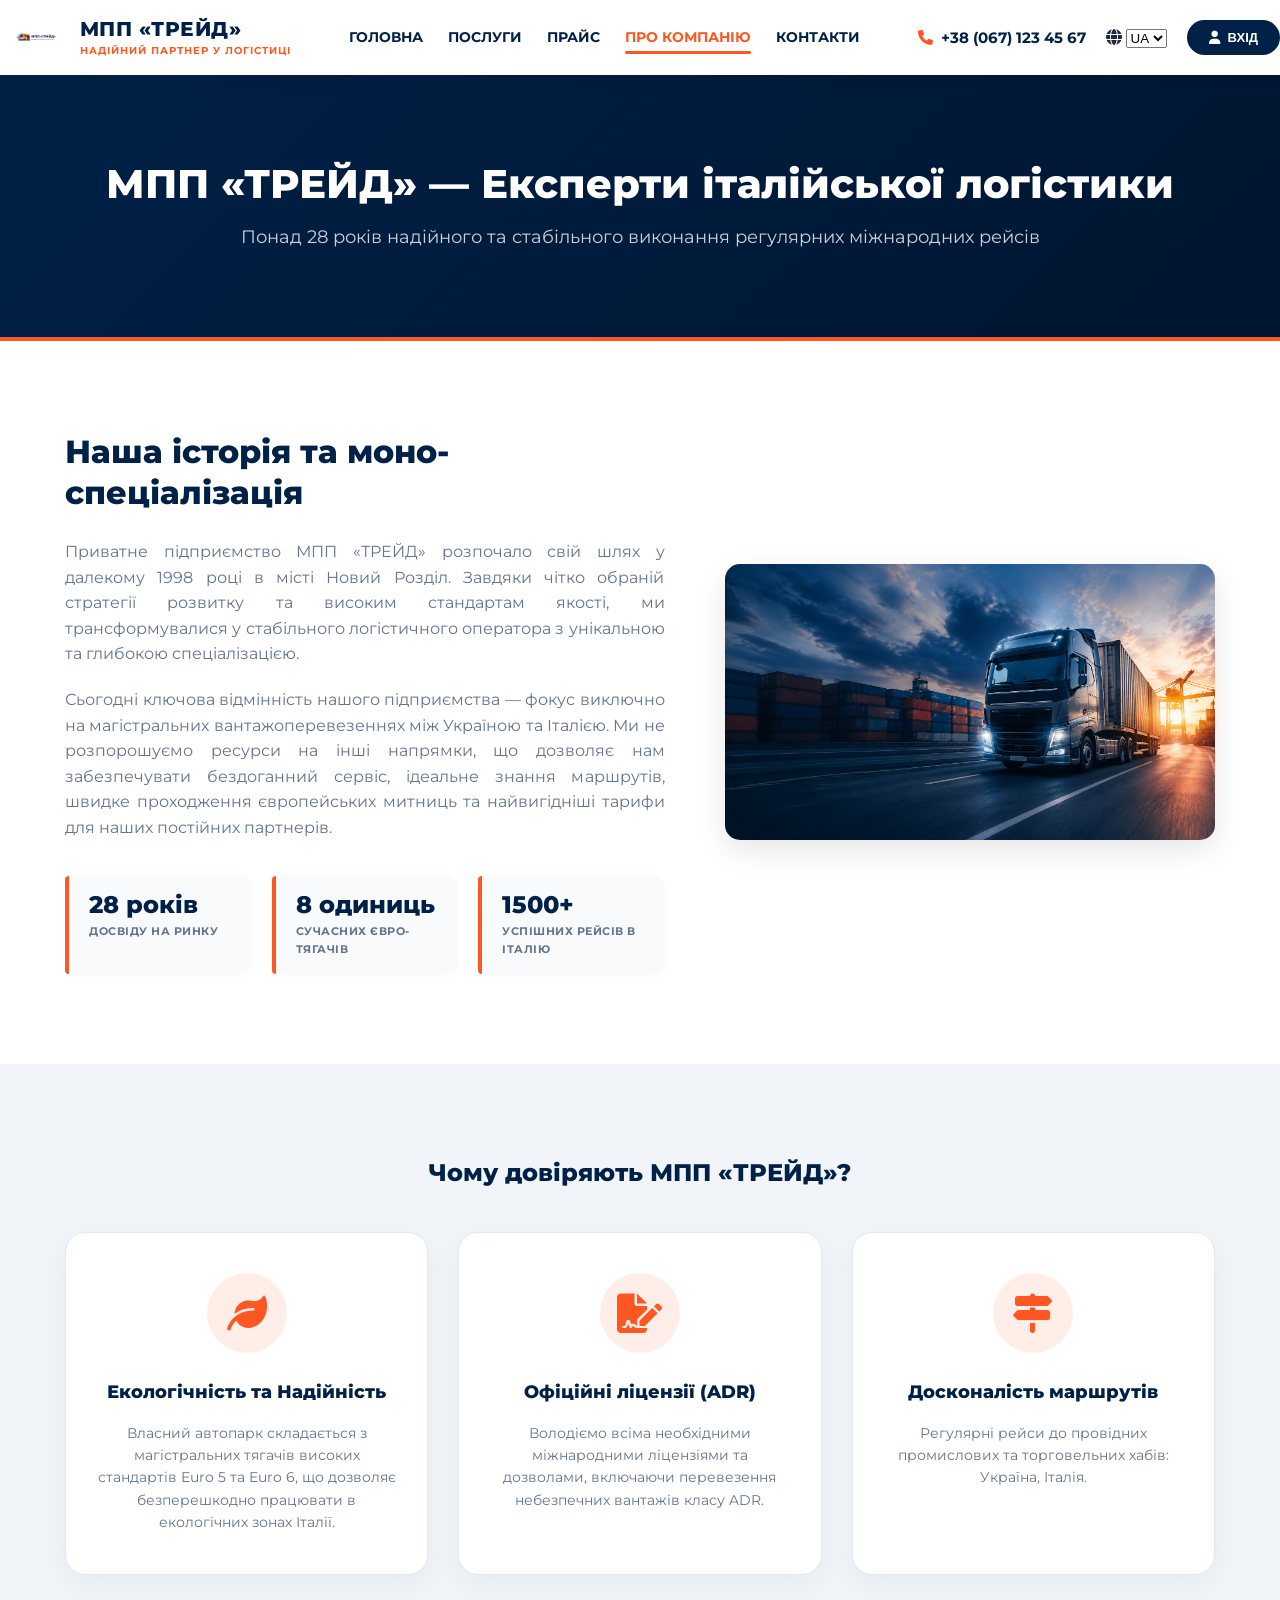
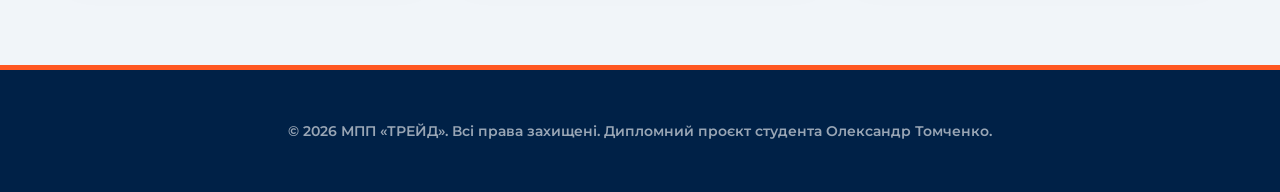
<file: about.html>
<!DOCTYPE html>
<html lang="uk">
<head>
    <!-- Google tag (gtag.js) -->
    <script async src="https://www.googletagmanager.com/gtag/js?id=G-CX1KR8DCM7"></script>
    <script>
    window.dataLayer = window.dataLayer || [];
    function gtag(){dataLayer.push(arguments);}
    gtag('js', new Date());

    gtag('config', 'G-CX1KR8DCM7');
    </script>
    <meta charset="UTF-8">
    <meta name="viewport" content="width=device-width, initial-scale=1.0">
    <title data-lang-key="about_page_title">Про компанію | МПП «ТРЕЙД»</title>
    
    <link href="https://fonts.googleapis.com/css2?family=Montserrat:wght@400;700;800&display=swap" rel="stylesheet">
    
    <link rel="stylesheet" href="https://cdnjs.cloudflare.com/ajax/libs/font-awesome/6.0.0/css/all.min.css">
    
    <link rel="stylesheet" href="css/about_stule.css">
</head>
<body>

    <header>
        <div class="header-container">
            <div class="logo">
                <img src="images/logo-icon.png" alt="Логотип" class="logo-img">
                <div class="logo-text">
                    <span class="brand">МПП «ТРЕЙД»</span>
                    <span class="slogan" data-lang-key="slogan">НАДІЙНИЙ ПАРТНЕР У ЛОГІСТИЦІ</span>
                </div>
            </div>
            <nav>
                <a href="index.html" data-lang-key="nav_home">ГОЛОВНА</a>
                <a href="services.html" data-lang-key="nav_services">ПОСЛУГИ</a>
                <a href="prices.html" data-lang-key="nav_price">ПРАЙС</a>
                <a href="about.html" class="active" data-lang-key="nav_about">ПРО КОМПАНІЮ</a>
                <a href="contacts.html" data-lang-key="nav_contacts">КОНТАКТИ</a>
            </nav>
            <div class="header-right">
                <a href="tel:+380671234567" class="phone"><i class="fas fa-phone"></i> +38 (067) 123 45 67</a>

                <div class="lang-switcher">
                    <i class="fas fa-globe"></i>
                    <select id="langSelect" onchange="changeLanguage(this.value)">
                        <option value="uk">UA</option>
                        <option value="en">EN</option>
                    </select>
                </div>

                <button class="btn-login" id="loginHeaderBtn" onclick="openLogin()" data-lang-key="btn_login">
                    <i class="fas fa-user"></i> ВХІД
                </button>
                <button class="btn-logout" id="logoutBtn" onclick="handleLogout()" style="display: none;" data-lang-key="btn_logout">
                    <i class="fas fa-sign-out-alt"></i> ВИХІД
                </button>
            </div>
        </div>
    </header>

    <section class="about-hero">
        <div class="container">
            <h1 data-lang-key="about_hero_title">МПП «ТРЕЙД» — Експерти італійської логістики</h1>
            <p data-lang-key="about_hero_desc">Понад 28 років надійного та стабільного виконання регулярних міжнародних рейсів</p>
        </div>
    </section>

    <section class="about-content">
        <div class="container">
            <div class="about-grid">
                <div class="about-text">
                    <h2 data-lang-key="about_main_title">Наша історія та моно-спеціалізація</h2>
                    <p data-lang-key="about_p1">Приватне підприємство МПП «ТРЕЙД» розпочало свій шлях у далекому 1998 році в місті Новий Розділ. Завдяки чітко обраній стратегії розвитку та високим стандартам якості, мы трансформувалися у стабільного логістичного оператора з унікальною та глибокою спеціалізацією.</p>
                    <p data-lang-key="about_p2">Сьогодні ключова відмінність нашого підприємства — фокус виключно на магістральних вантажоперевезеннях між Україною та Італією. Ми не розпорошуємо ресурси на інші напрямки, що дозволяє нам забезпечувати бездоганний сервіс, ідеальне знання маршрутів, швидке проходження європейських митниць та найвигідніші тарифи для наших постійних партнерів.</p>
                    
                    <div class="stats-row">
                        <div class="stat-item">
                            <span class="stat-num" data-lang-key="stat1_num">28 років</span>
                            <span class="stat-desc" data-lang-key="stat1_desc">Досвіду на ринку</span>
                        </div>
                        <div class="stat-item">
                            <span class="stat-num" data-lang-key="stat2_num">8 одиниць</span>
                            <span class="stat-desc" data-lang-key="stat2_desc">Сучасних євро-тягачів</span>
                        </div>
                        <div class="stat-item">
                            <span class="stat-num">1500+</span>
                            <span class="stat-desc" data-lang-key="stat3_desc">Успішних рейсів в Італію</span>
                        </div>
                    </div>
                </div>
                <div class="about-image">
                    <img src="images/truck.png" alt="Наш transport" style="width:100%; border-radius:15px; box-shadow: 0 10px 30px rgba(0,0,0,0.1);">
                </div>
            </div>
        </div>
    </section>

    <section class="advantages-section">
        <div class="container">
            <h2 style="text-align: center; color: #002147; margin-bottom: 40px;" data-lang-key="adv_main_title">Чому довіряють МПП «ТРЕЙД»?</h2>
            <div class="adv-grid">
                <div class="adv-card">
                    <i class="fas fa-leaf"></i>
                    <h3 data-lang-key="adv1_title">Екологічність та Надійність</h3>
                    <p data-lang-key="adv1_desc">Власний автопарк складається з магістральних тягачів високих стандартів Euro 5 та Euro 6, що дозволяє безперешкодно працювати в екологічних зонах Італії.</p>
                </div>
                <div class="adv-card">
                    <i class="fas fa-file-signature"></i>
                    <h3 data-lang-key="adv2_title">Офіційні ліцензії (ADR)</h3>
                    <p data-lang-key="adv2_desc">Володіємо всіма необхідними міжнародними ліцензіями та дозволами, включаючи перевезення небезпечних вантажів класу ADR.</p>
                </div>
                <div class="adv-card">
                    <i class="fas fa-map-signs"></i>
                    <h3 data-lang-key="adv3_title">Досконалість маршрутів</h3>
                    <p data-lang-key="adv3_desc">Регулярні рейси до провідних промислових та торговельних хабів: Україна, Італія.</p>
                </div>
            </div>
        </div>
    </section>

    <div id="loginModal" class="modal">
        <div class="modal-content">
            <span class="close-btn" onclick="closeLogin()">&times;</span>
            <div class="modal-icon"><i class="fas fa-user-lock"></i></div>
            <h2 data-lang-key="modal_title">Авторизація</h2>
            <p data-lang-key="modal_desc">Увійдіть в систему МПП «ТРЕЙД»</p>
            <form id="loginForm">
                <input type="email" id="email" data-lang-key="modal_email" placeholder="Ваш Email" required>
                <input type="password" id="password" data-lang-key="modal_pass" placeholder="Пароль" required>
                <button type="submit" class="btn-submit-modal" data-lang-key="modal_btn">УВІЙТИ В АКАУНТ</button>
            </form>
        </div>
    </div>

    <footer>
        <div class="container" style="text-align: center; padding: 20px 0;">
            <p data-lang-key="footer_text">&copy; 2026 МПП «ТРЕЙД». Дипломний проєкт студента Олександр Томченко.</p>
        </div>
    </footer>

    <script src="js/lang.js"></script>
    <script src="js/auth.js"></script>
</body>
</html>
</file>
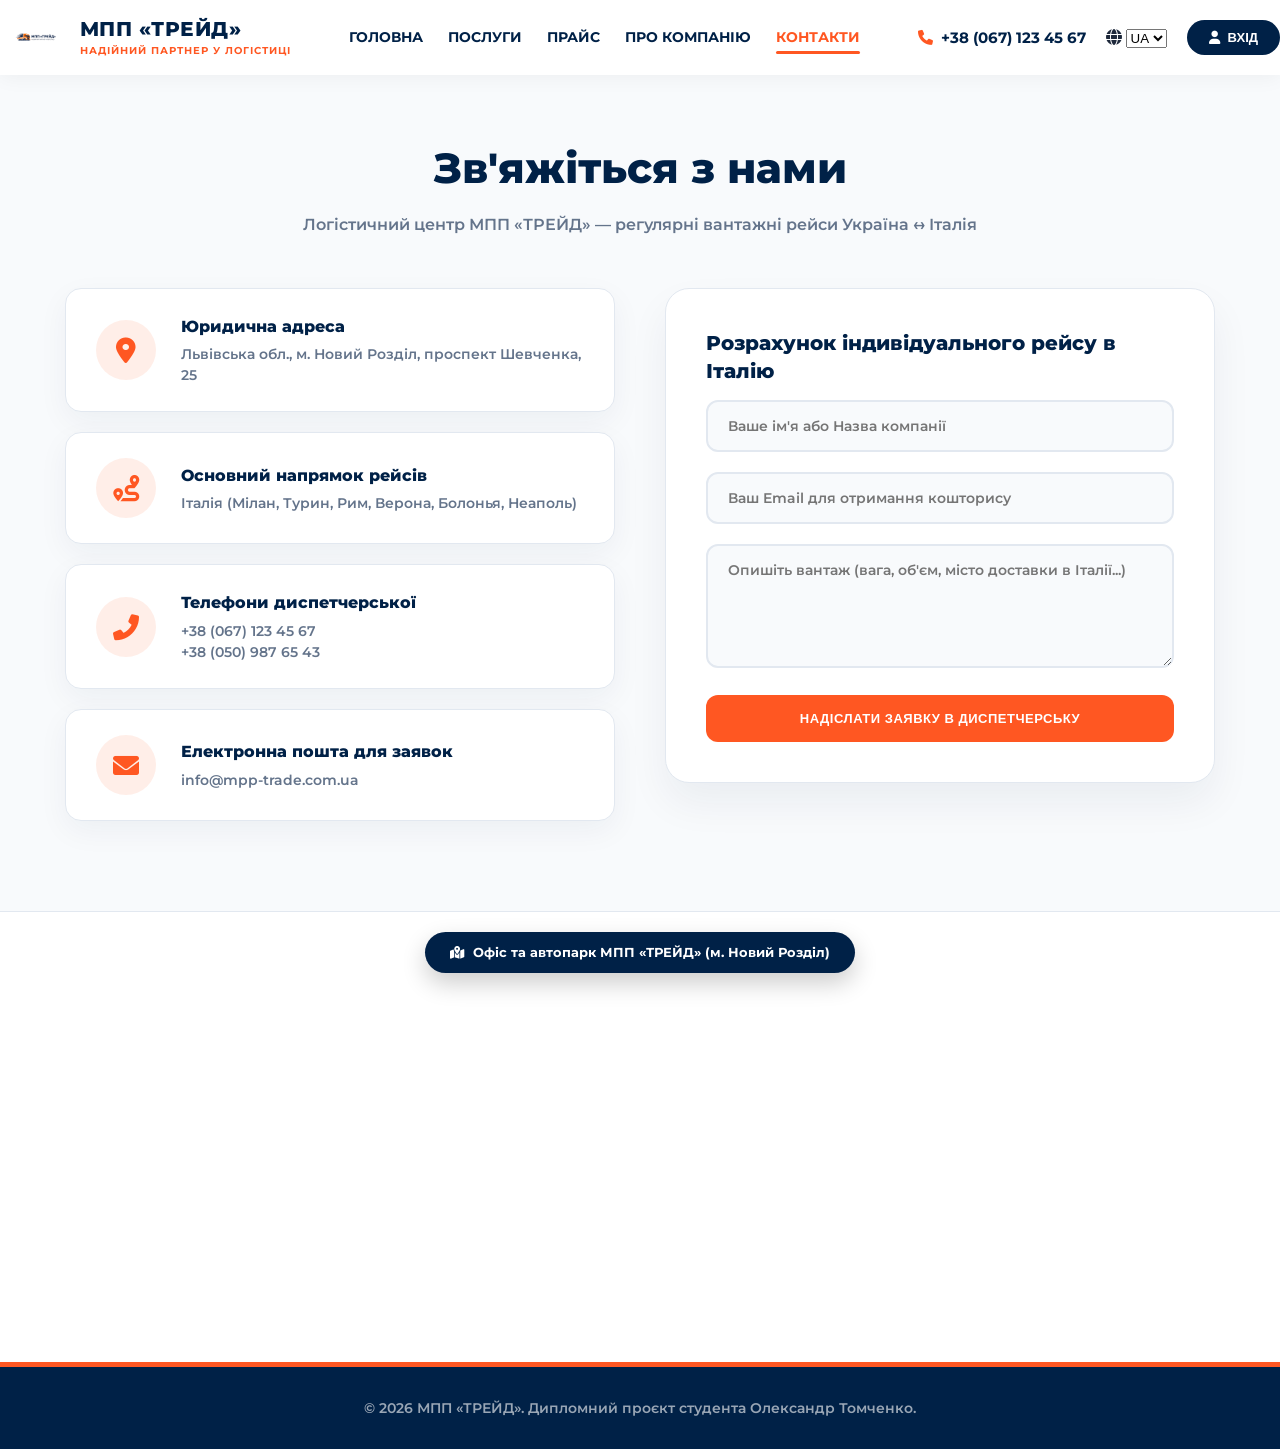
<file: contacts.html>
<!DOCTYPE html>
<html lang="uk">
<head>
    <!-- Google tag (gtag.js) -->
    <script async src="https://www.googletagmanager.com/gtag/js?id=G-CX1KR8DCM7"></script>
    <script>
    window.dataLayer = window.dataLayer || [];
    function gtag(){dataLayer.push(arguments);}
    gtag('js', new Date());

    gtag('config', 'G-CX1KR8DCM7');
    </script>
    <meta charset="UTF-8">
    <meta name="viewport" content="width=device-width, initial-scale=1.0">
    <title>Контакти | МПП «ТРЕЙД»</title>
    
    <link href="https://fonts.googleapis.com/css2?family=Montserrat:wght@400;700;800&display=swap" rel="stylesheet">
    
    <link rel="stylesheet" href="https://cdnjs.cloudflare.com/ajax/libs/font-awesome/6.0.0/css/all.min.css">
    
    <link rel="stylesheet" href="css/contact_style.css">
</head>
<body>

    <header>
        <div class="header-container">
            <div class="logo">
                <img src="images/logo-icon.png" alt="Логотип" class="logo-img">
                <div class="logo-text">
                    <span class="brand">МПП «ТРЕЙД»</span>
                    <span class="slogan">НАДІЙНИЙ ПАРТНЕР У ЛОГІСТИЦІ</span>
                </div>
            </div>
            <nav>
                <a href="index.html">ГОЛОВНА</a>
                <a href="services.html">ПОСЛУГИ</a>
                <a href="prices.html">ПРАЙС</a>
                <a href="about.html">ПРО КОМПАНІЮ</a>
                <a href="contacts.html" class="active">КОНТАКТИ</a>
            </nav>


            <div class="header-right">
                <a href="tel:+380671234567" class="phone"><i class="fas fa-phone"></i> +38 (067) 123 45 67</a>
                
                <div class="lang-switcher">
                    <i class="fas fa-globe"></i>
                    <select id="langSelect" onchange="changeLanguage(this.value)">
                        <option value="uk">UA</option>
                        <option value="en">EN</option>
                    </select>
                </div>

                <button class="btn-login" id="loginHeaderBtn" onclick="openLogin()">
                    <i class="fas fa-user"></i> ВХІД
                </button>
                <button class="btn-logout" id="logoutBtn" onclick="handleLogout()" style="display: none;">
                    <i class="fas fa-sign-out-alt"></i> ВИХІД
                </button>
            </div>


        </div>
    </header>

    <section class="contacts-page">
        <div class="container">
            <h1 data-lang-key="contacts_title">Зв'яжіться з нами</h1>
            
            <p class="contacts-subtitle" data-lang-key="contacts_subtitle">Логістичний центр МПП «ТРЕЙД» — регулярні вантажні рейси Україна ↔ Італія</p>

            <div class="contacts-grid">
                <div class="contacts-info">
                    <div class="info-card">
                        <i class="fas fa-map-marker-alt"></i>
                        <div>
                            <h3 data-lang-key="addr_title">Юридична адреса</h3>
                            <p data-lang-key="addr_text">Львівська обл., м. Новий Розділ, проспект Шевченка, 25</p>
                        </div>
                    </div>
                    <div class="info-card">
                        <i class="fas fa-route"></i>
                        <div>
                            <h3 data-lang-key="route_title">Основний напрямок рейсів</h3>
                            <p data-lang-key="route_text">Італія (Мілан, Турин, Рим, Верона, Болонья, Неаполь)</p>
                        </div>
                    </div>
                    <div class="info-card">
                        <i class="fas fa-phone-alt"></i>
                        <div>
                            <h3 data-lang-key="phones_title">Телефони диспетчерської</h3>
                            <p>+38 (067) 123 45 67</p>
                            <p>+38 (050) 987 65 43</p>
                        </div>
                    </div>
                    <div class="info-card">
                        <i class="fas fa-envelope"></i>
                        <div>
                            <h3 data-lang-key="email_title">Електронна пошта для заявок</h3>
                            <p>info@mpp-trade.com.ua</p>
                        </div>
                    </div>
                </div>

                <div class="contact-form-container">
                    <form action="#" class="contact-form" id="feedbackForm">
                        <h3 style="margin-top: 0; color: #002147; margin-bottom: 15px;" data-lang-key="form_title">Розрахунок індивідуального рейсу в Італію</h3>
                        
                        <div class="input-group">
                            <input type="text" data-lang-key="form_name" placeholder="Ваше ім'я або Назва компанії" required>
                        </div>
                        <div class="input-group">
                            <input type="email" data-lang-key="form_email" placeholder="Ваш Email для отримання кошторису" required>
                        </div>
                        <div class="input-group">
                            <textarea data-lang-key="form_message" placeholder="Опишіть вантаж (вага, об'єм, місто доставки в Італії...)" rows="5" required></textarea>
                        </div>
                        <button type="submit" class="btn-orange" data-lang-key="form_btn">НАДІСЛАТИ ЗАЯВКУ В ДИСПЕТЧЕРСЬКУ</button>
                    </form>
                </div>
            </div>
        </div>
    </section>

    <section class="map-section">
        <div class="map-placeholder">
            <p><i class="fas fa-map-marked-alt"></i> Офіс та автопарк МПП «ТРЕЙД» (м. Новий Розділ)</p>
            <iframe src="https://www.google.com/maps/embed?pb=!1m18!1m12!1m3!1d2594.277028471131!2d24.1351187!3d49.4414603!2m3!1f0!2f0!3f0!3m2!1i1024!2i768!4f13.1!3m3!1m2!1s0x473a45c363d59e35%3A0x8797f7faea54bf6d!2z0L_RgNC-0YHQvy4g0KNo0LXQstGH0LXQvdC60LAsIDI1LCDQndC-0LLQuNC5INCg0L7Qt9C00ZbQuywg0CbRjNCy0ZbQstGB0YzQutCwINC-0LHQuy4sIDgxMTYw!5e0!3m2!1suk!2sua!4v1716000000000!5m2!1suk!2sua" width="100%" height="350" style="border:0;" allowfullscreen="" loading="lazy" referrerpolicy="no-referrer-when-downgrade"></iframe>
        </div>
    </section>

    <div id="loginModal" class="modal">
        <div class="modal-content">
            <span class="close-btn" onclick="closeLogin()">&times;</span>
            <div class="modal-icon"><i class="fas fa-user-lock"></i></div>
            <h2>Авторизація</h2>
            <form id="loginForm">
                <input type="email" id="email" placeholder="Ваш Email" required>
                <input type="password" id="password" placeholder="Пароль" required>
                <button type="submit" class="btn-submit-modal">УВІЙТИ В АКАУНТ</button>
            </form>
        </div>
    </div>

    <footer>
        <div class="container">
            <p>&copy; 2026 МПП «ТРЕЙД». Дипломний проєкт студента Олександр Томченко.</p>
        </div>
    </footer>
    <script src="js/lang.js"></script>
    <script src="js/auth.js"></script>
    
    <script>
        document.getElementById('feedbackForm').addEventListener('submit', function(e) {
            e.preventDefault();
            alert('Дякуємо! Ваша заявка на італійський напрямок успішно надіслана. Диспетчер МПП «ТРЕЙД» зв’яжеться з вами найближчим часом.');
            this.reset();
        });
    </script>
</body>
</html>
</file>
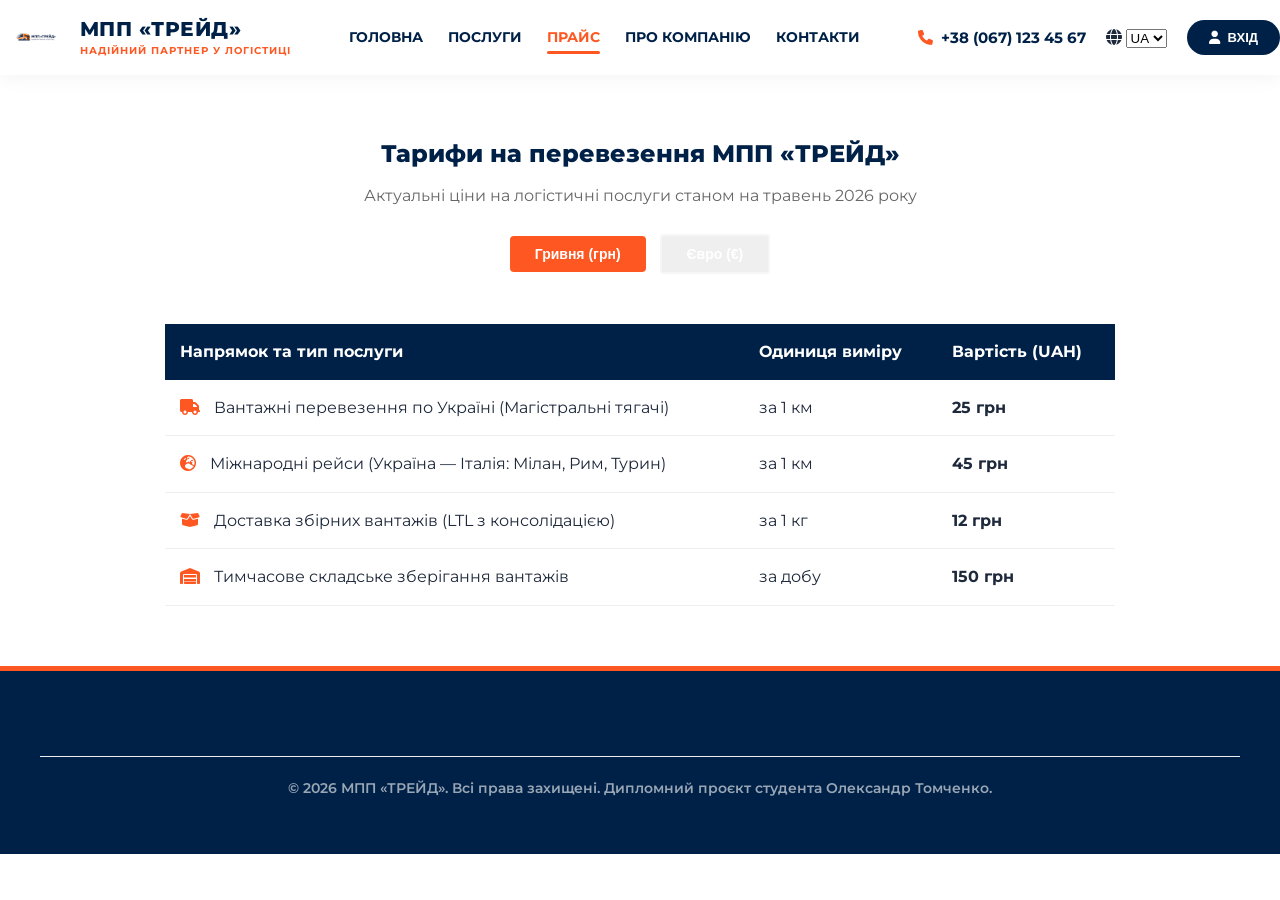
<file: prices.html>
<!DOCTYPE html>
<html lang="uk">
<head>
    <!-- Google tag (gtag.js) -->
    <script async src="https://www.googletagmanager.com/gtag/js?id=G-CX1KR8DCM7"></script>
    <script>
    window.dataLayer = window.dataLayer || [];
    function gtag(){dataLayer.push(arguments);}
    gtag('js', new Date());

    gtag('config', 'G-CX1KR8DCM7');
    </script>
    <meta charset="UTF-8">
    <meta name="viewport" content="width=device-width, initial-scale=1.0">
    <title data-lang-key="prices_page_title">Тарифи та Ціни | МПП «ТРЕЙД»</title>
    <link href="https://fonts.googleapis.com/css2?family=Montserrat:wght@400;700;800&display=swap" rel="stylesheet">
    <link rel="stylesheet" href="https://cdnjs.cloudflare.com/ajax/libs/font-awesome/6.0.0/css/all.min.css">
    <link rel="stylesheet" href="css/style.css">
</head>
<body>

    <header>
        <div class="header-container">
            <div class="logo">
                <img src="images/logo-icon.png" alt="Логотип" class="logo-img">
                <div class="logo-text">
                    <span class="brand">МПП «ТРЕЙД»</span>
                    <span class="slogan" data-lang-key="slogan">НАДІЙНИЙ ПАРТНЕР У ЛОГІСТИЦІ</span>
                </div>
            </div>
            <nav>
                <a href="index.html" data-lang-key="nav_home">ГОЛОВНА</a>
                <a href="services.html" data-lang-key="nav_services">ПОСЛУГИ</a>
                <a href="prices.html" class="active" data-lang-key="nav_price">ПРАЙС</a>
                <a href="about.html" data-lang-key="nav_about">ПРО КОМПАНІЮ</a>
                <a href="contacts.html" data-lang-key="nav_contacts">КОНТАКТИ</a>
            </nav>
            <div class="header-right">
                <a href="tel:+380671234567" class="phone"><i class="fas fa-phone"></i> +38 (067) 123 45 67</a>

                <div class="lang-switcher">
                    <i class="fas fa-globe"></i>
                    <select id="langSelect" onchange="changeLanguage(this.value)">
                        <option value="uk">UA</option>
                        <option value="en">EN</option>
                    </select>
                </div>

                <button class="btn-login" id="loginHeaderBtn" onclick="openLogin()" data-lang-key="btn_login"><i class="fas fa-user"></i> ВХІД</button>
                <button class="btn-logout" id="logoutBtn" onclick="handleLogout()" style="display: none;" data-lang-key="btn_logout"><i class="fas fa-sign-out-alt"></i> ВИХІД</button>
            </div>
        </div>
    </header>

    <section class="prices-section" style="padding: 60px 0;">
        <div class="container" style="max-width: 1000px; margin: 0 auto;">
            
            <div class="prices-header" style="text-align: center; margin-bottom: 30px;">
                <h1 style="color: #002147; margin-bottom: 10px;" data-lang-key="prices_main_title">Тарифи на перевезення МПП «ТРЕЙД»</h1>
                <p style="color: #666;" data-lang-key="prices_subtitle">Актуальні ціни на логістичні послуги станом на травень 2026 року</p>
                
                <div class="currency-switcher" style="margin-top: 25px;">
                    <button onclick="switchCurrency('UAH')" id="btn-uah" class="btn-orange" style="padding: 10px 25px; font-weight: bold; cursor: pointer; border-radius: 4px;" data-lang-key="btn_currency_uah">Гривня (грн)</button>
                    <button onclick="switchCurrency('EUR')" id="btn-eur" class="btn-outline" style="padding: 10px 25px; margin-left: 10px; font-weight: bold; cursor: pointer; border-radius: 4px;" data-lang-key="btn_currency_eur">Євро (€)</button>
                </div>
            </div>

            <div id="cms-admin-panel" style="display: none; background: #fff3cd; border: 1px solid #ffeeba; padding: 25px; border-radius: 8px; margin-bottom: 35px;">
                <h3 style="color: #856404; margin-top: 0; display: flex; align-items: center; gap: 10px;" data-lang-key="cms_title">
                    <i class="fas fa-tools"></i> Вбудована система керування вмістом (Custom CMS)
                </h3>
                <p style="color: #856404; font-size: 14px; margin-bottom: 20px;" data-lang-key="cms_desc">
                    Ви авторизувалися як Адміністратор (Керівник фірми — Томченко О. К.). Ви можете динамічно оновити базові тарифи в базі даних (`localStorage`) безпосередньо через інтерфейс:
                </p>
                <div style="display: flex; gap: 20px; flex-wrap: wrap; margin-bottom: 20px;">
                    <div style="flex: 1; min-width: 200px;">
                        <label style="display: block; font-weight: bold; margin-bottom: 5px; color: #856404;" data-lang-key="cms_label_ua">Рейси по Україні (грн/км):</label>
                        <input type="number" id="cms-tariff-ua" style="width: 100%; padding: 8px; border: 1px solid #ccc; border-radius: 4px;">
                    </div>
                    <div style="flex: 1; min-width: 200px;">
                        <label style="display: block; font-weight: bold; margin-bottom: 5px; color: #856404;" data-lang-key="cms_label_eu">Рейси до ЄС/Італії (грн/км):</label>
                        <input type="number" id="cms-tariff-eu" style="width: 100%; padding: 8px; border: 1px solid #ccc; border-radius: 4px;">
                    </div>
                </div>
                <button onclick="saveCmsChanges()" class="btn-orange" style="padding: 10px 20px; font-size: 14px; cursor: pointer;" data-lang-key="cms_btn_save">ЗБЕРЕГТИ ZМІНИ В CMS</button>
            </div>

            <div style="overflow-x: auto;">
                <table class="price-table" style="width: 100%; border-collapse: collapse; margin-top: 20px; background: #fff; box-shadow: 0 4px 6px rgba(0,0,0,0.05);">
                    <thead>
                        <tr style="background: #002147; color: white; text-align: left;">
                            <th style="padding: 15px;" data-lang-key="th_service">Напрямок та тип послуги</th>
                            <th style="padding: 15px;" data-lang-key="th_unit">Одиниця виміру</th>
                            <th style="padding: 15px;"><span data-lang-key="th_cost">Вартість</span> (<span id="currency-label">UAH</span>)</th>
                        </tr>
                    </thead>
                    <tbody>
                        <tr style="border-bottom: 1px solid #eee;">
                            <td style="padding: 15px;"><i class="fas fa-truck" style="color: #ff5722; margin-right: 10px;"></i> <span data-lang-key="row_ua_title">Вантажні перевезення по Україні (Магістральні тягачі)</span></td>
                            <td style="padding: 15px;" data-lang-key="unit_km">за 1 км</td>
                            <td style="padding: 15px; font-weight: bold;"><span class="price-val" data-uah="25">25</span> <span class="curr-symbol">грн</span></td>
                        </tr>
                        <tr style="border-bottom: 1px solid #eee;">
                            <td style="padding: 15px;"><i class="fas fa-globe-europe" style="color: #ff5722; margin-right: 10px;"></i> <span data-lang-key="row_eu_title">Міжнародні рейси (Україна — Італія: Мілан, Рим, Турин)</span></td>
                            <td style="padding: 15px;" data-lang-key="unit_km">за 1 км</td>
                            <td style="padding: 15px; font-weight: bold;"><span class="price-val" data-uah="45">45</span> <span class="curr-symbol">грн</span></td>
                        </tr>
                        <tr style="border-bottom: 1px solid #eee;">
                            <td style="padding: 15px;"><i class="fas fa-box-open" style="color: #ff5722; margin-right: 10px;"></i> <span data-lang-key="row_ltl_title">Доставка збірних вантажів (LTL з консолідацією)</span></td>
                            <td style="padding: 15px;" data-lang-key="unit_kg">за 1 кг</td>
                            <td style="padding: 15px; font-weight: bold;"><span class="price-val" data-uah="12">12</span> <span class="curr-symbol">грн</span></td>
                        </tr>
                        <tr style="border-bottom: 1px solid #eee;">
                            <td style="padding: 15px;"><i class="fas fa-warehouse" style="color: #ff5722; margin-right: 10px;"></i> <span data-lang-key="row_wh_title">Тимчасове складське зберігання вантажів</span></td>
                            <td style="padding: 15px;" data-lang-key="unit_day">за добу</td>
                            <td style="padding: 15px; font-weight: bold;"><span class="price-val" data-uah="150">150</span> <span class="curr-symbol">грн</span></td>
                        </tr>
                    </tbody>
                </table>
            </div>

        </div>
    </section>

    <div id="loginModal" class="modal">
        <div class="modal-content">
            <span class="close-btn" onclick="closeLogin()">&times;</span>
            <div class="modal-icon"><i class="fas fa-user-lock"></i></div>
            <h2 data-lang-key="modal_title">Авторизація</h2>
            <form id="loginForm">
                <input type="email" id="email" data-lang-key="modal_email" placeholder="Ваш Email" required>
                <input type="password" id="password" data-lang-key="modal_pass" placeholder="Пароль" required>
                <button type="submit" class="btn-submit-modal" data-lang-key="modal_btn">УВІЙТИ В АКАУНТ</button>
            </form>
        </div>
    </div>

    <footer>
        <div class="container" style="text-align: center; padding: 20px 0; border-top: 1px solid #eee; margin-top: 50px;">
            <p data-lang-key="footer_text">&copy; 2026 МПП «ТРЕЙД». Всі права захищені. Дипломний проєкт студента Олександер Томченко.</p>
        </div>
    </footer>
    <script src="js/lang.js"></script>
    <script src="js/auth.js"></script>
    <script src="js/prices.js"></script>
</body>
</html>
</file>
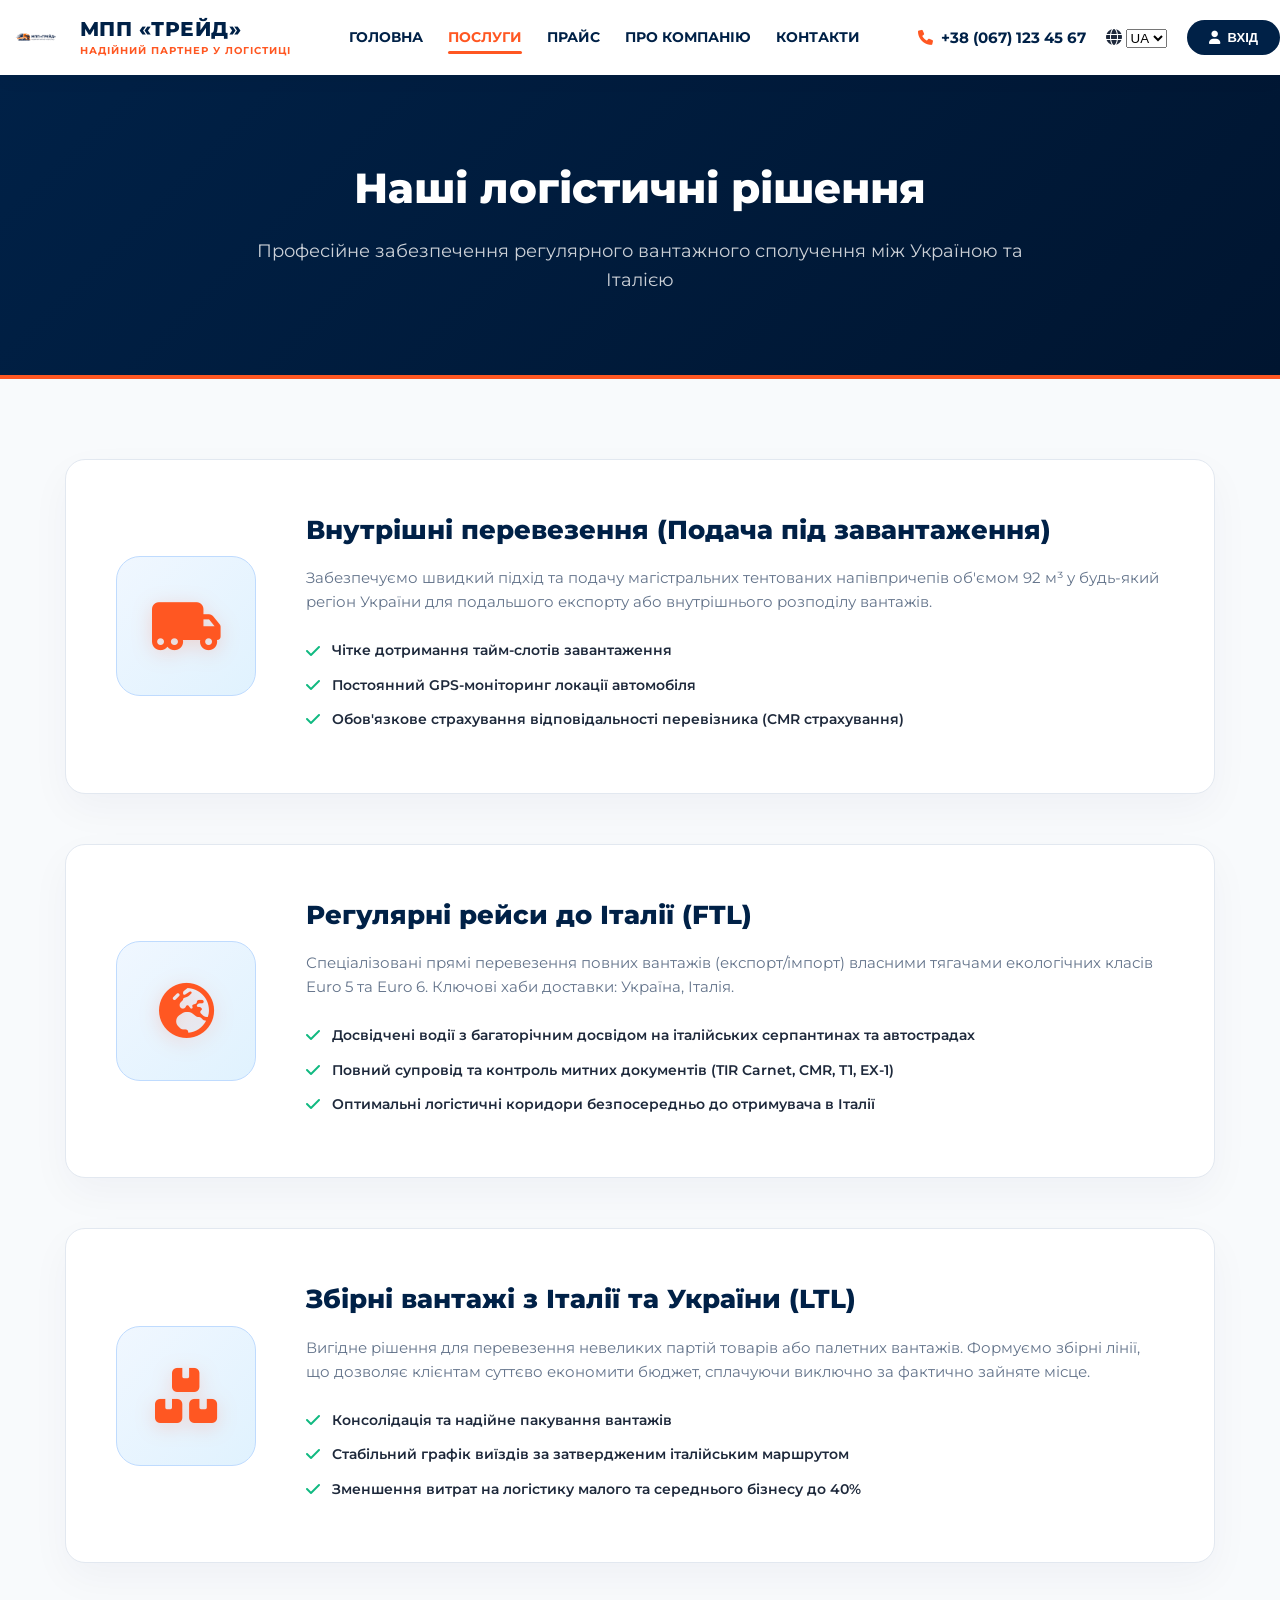
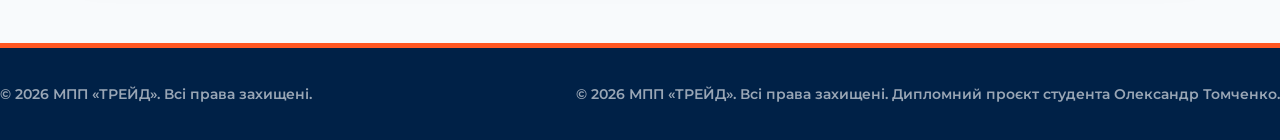
<file: services.html>
<!DOCTYPE html>
<html lang="uk">
<head>
    <!-- Google tag (gtag.js) -->
    <script async src="https://www.googletagmanager.com/gtag/js?id=G-CX1KR8DCM7"></script>
    <script>
    window.dataLayer = window.dataLayer || [];
    function gtag(){dataLayer.push(arguments);}
    gtag('js', new Date());

    gtag('config', 'G-CX1KR8DCM7');
    </script>
    <meta charset="UTF-8">
    <meta name="viewport" content="width=device-width, initial-scale=1.0">
    <title data-lang-key="services_page_title">Послуги | МПП «ТРЕЙД»</title>
    
    <link href="https://fonts.googleapis.com/css2?family=Montserrat:wght@400;700;800&display=swap" rel="stylesheet">
    
    <link rel="stylesheet" href="https://cdnjs.cloudflare.com/ajax/libs/font-awesome/6.0.0/css/all.min.css">
    
    <link rel="stylesheet" href="css/service_style.css">
</head>
<body>

    <header>
        <div class="header-container">
            <div class="logo">
                <img src="images/logo-icon.png" alt="Логотип" class="logo-img">
                <div class="logo-text">
                    <span class="brand">МПП «ТРЕЙД»</span>
                    <span class="slogan" data-lang-key="slogan">НАДІЙНИЙ ПАРТНЕР У ЛОГІСТИЦІ</span>
                </div>
            </div>
            <nav>
                <a href="index.html" data-lang-key="nav_home">ГОЛОВНА</a>
                <a href="services.html" class="active" data-lang-key="nav_services">ПОСЛУГИ</a>
                <a href="prices.html" data-lang-key="nav_price">ПРАЙС</a>
                <a href="about.html" data-lang-key="nav_about">ПРО КОМПАНІЮ</a>
                <a href="contacts.html" data-lang-key="nav_contacts">КОНТАКТИ</a>
            </nav>
            <div class="header-right">
                <a href="tel:+380671234567" class="phone"><i class="fas fa-phone"></i> +38 (067) 123 45 67</a>

                <div class="lang-switcher">
                    <i class="fas fa-globe"></i>
                    <select id="langSelect" onchange="changeLanguage(this.value)">
                        <option value="uk">UA</option>
                        <option value="en">EN</option>
                    </select>
                </div>
                
                <button class="btn-login" id="loginHeaderBtn" onclick="openLogin()" data-lang-key="btn_login">
                    <i class="fas fa-user"></i> ВХІД
                </button>
                <button class="btn-logout" id="logoutBtn" onclick="handleLogout()" style="display: none;" data-lang-key="btn_logout">
                    <i class="fas fa-sign-out-alt"></i> ВИХІД
                </button>
            </div>
        </div>
    </header>

    <section class="services-hero">
        <div class="container">
            <h1 data-lang-key="s_hero_title">Наші логістичні рішення</h1>
            <p data-lang-key="s_hero_desc">Професійне забезпечення регулярного вантажного сполучення між Україною та Італією</p>
        </div>
    </section>

    <section class="services-list">
        <div class="container">
            
            <div class="service-detail-card">
                <div class="service-icon-box"><i class="fas fa-truck-moving"></i></div>
                <div class="service-info">
                    <h2 data-lang-key="s_card1_title">Внутрішні перевезення (Подача під завантаження)</h2>
                    <p data-lang-key="s_card1_desc">Забезпечуємо швидкий підхід та подачу магістральних тентованих напівпричепів об'ємом 92 м³ у будь-який регіон України для подальшого експорту або внутрішнього розподілу вантажів.</p>
                    <ul>
                        <li><i class="fas fa-check"></i> <span data-lang-key="s_card1_li1">Чітке дотримання тайм-слотів завантаження</span></li>
                        <li><i class="fas fa-check"></i> <span data-lang-key="s_card1_li2">Постійний GPS-моніторинг локації автомобіля</span></li>
                        <li><i class="fas fa-check"></i> <span data-lang-key="s_card1_li3">Обов'язкове страхування відповідальності перевізника (CMR страхування)</span></li>
                    </ul>
                </div>
            </div>

            <div class="service-detail-card reverse">
                <div class="service-info">
                    <h2 data-lang-key="s_card2_title">Регулярні рейси до Італії (FTL)</h2>
                    <p data-lang-key="s_card2_desc">Спеціалізовані прямі перевезення повних вантажів (експорт/імпорт) власними тягачами екологічних класів Euro 5 та Euro 6. Ключові хаби доставки: Україна, Італія.</p>
                    <ul>
                        <li><i class="fas fa-check"></i> <span data-lang-key="s_card2_li1">Досвідчені водії з багаторічним досвідом на італійських серпантинах та автострадах</span></li>
                        <li><i class="fas fa-check"></i> <span data-lang-key="s_card2_li2">Повний супровід та контроль митних документів (TIR Carnet, CMR, T1, EX-1)</span></li>
                        <li><i class="fas fa-check"></i> <span data-lang-key="s_card2_li3">Оптимальні логістичні коридори безпосередньо до отримувача в Італії</span></li>
                    </ul>
                </div>
                <div class="service-icon-box"><i class="fas fa-globe-europe"></i></div>
            </div>

            <div class="service-detail-card">
                <div class="service-icon-box"><i class="fas fa-boxes"></i></div>
                <div class="service-info">
                    <h2 data-lang-key="s_card3_title">Збірні вантажі з Італії та України (LTL)</h2>
                    <p data-lang-key="s_card3_desc">Вигідне рішення для перевезення невеликих партій товарів або палетних вантажів. Формуємо збірні лінії, що дозволяє клієнтам суттєво економити бюджет, сплачуючи виключно за фактично зайняте місце.</p>
                    <ul>
                        <li><i class="fas fa-check"></i> <span data-lang-key="s_card3_li1">Консолідація та надійне пакування вантажів</span></li>
                        <li><i class="fas fa-check"></i> <span data-lang-key="s_card3_li2">Стабільний графік виїздів за затвердженим італійським маршрутом</span></li>
                        <li><i class="fas fa-check"></i> <span data-lang-key="s_card3_li3">Зменшення витрат на логістику малого та середнього бізнесу до 40%</span></li>
                    </ul>
                </div>
            </div>

        </div>
    </section>

    <div id="loginModal" class="modal">
        <div class="modal-content">
            <span class="close-btn" onclick="closeLogin()">&times;</span>
            <div class="modal-icon"><i class="fas fa-user-lock"></i></div>
            <h2 data-lang-key="modal_title">Авторизація</h2>
            <form id="loginForm">
                <input type="email" id="email" data-lang-key="modal_email" placeholder="Ваш Email" required>
                <input type="password" id="password" data-lang-key="modal_pass" placeholder="Пароль" required>
                <button type="submit" class="btn-submit-modal" data-lang-key="modal_btn">УВІЙТИ В АКАУНТ</button>
            </form>
        </div>
    </div>

    <footer>
        <div class="footer-container">
            <p data-lang-key="footer_rights">&copy; 2026 МПП «ТРЕЙД». Всі права захищені.</p>
            <p data-lang-key="footer_text">Дипломний проєкт студента Олександр Томченко</p>
        </div>
    </footer>
    <script src="js/lang.js"></script>
    <script src="js/auth.js"></script>

</body>
</html>
</file>
<file: css/about_stule.css>
/* ==========================================================================
   1. ГЛОБАЛЬНІ СТИЛІ ТА ЗМІННІ (Фірмовий стиль МПП «ТРЕЙД»)
   ========================================================================== */
:root {
    --primary-color: #002147;   /* Глибокий логістичний синій */
    --accent-color: #ff5722;    /* Динамічний помаранчевий */
    --accent-hover: #e04819;    /* Темніший помаранчевий для ховерів */
    --bg-light: #f8fafc;        /* Світло-сірий фон */
    --text-dark: #1e293b;       /* Контрастний темний текст */
    --text-muted: #64748b;      /* М'який сірий текст */
    --white: #ffffff;
    --card-shadow: 0 10px 30px rgba(0, 33, 71, 0.05);
    --transition: all 0.3s cubic-bezier(0.25, 0.8, 0.25, 1);
}

* {
    margin: 0;
    padding: 0;
    box-sizing: border-box;
}

html {
    scroll-behavior: smooth;
}

body {
    font-family: 'Montserrat', sans-serif;
    color: var(--text-dark);
    background-color: var(--white);
    line-height: 1.6;
    overflow-x: hidden;
}

.container {
    width: 100%;
    max-width: 1200px;
    margin: 0 auto;
    padding: 0 25px;
}

h1, h2, h3 {
    font-weight: 800;
    color: var(--primary-color);
}

/* ==========================================================================
   2. ШАПКА САЙТУ (Ефект скла, повна адаптивність іконок та лого)
   ========================================================================== */
header {
    background: rgba(255, 255, 255, 0.95);
    backdrop-filter: blur(10px);
    position: sticky;
    top: 0;
    z-index: 1000;
    box-shadow: 0 2px 20px rgba(0, 0, 0, 0.05);
    padding: 15px 0;
}

.header-container {
    display: flex;
    justify-content: space-between;
    align-items: center;
}

.logo {
    display: flex;
    align-items: center;
    gap: 12px;
    text-decoration: none;
}

.logo-img {
    height: 45px;
    width: auto;
    object-fit: contain;
}

.logo-text {
    display: flex;
    flex-direction: column;
}

.brand {
    font-size: 20px;
    font-weight: 800;
    color: var(--primary-color);
    letter-spacing: 0.5px;
    line-height: 1.2;
}

.slogan {
    font-size: 10px;
    font-weight: 700;
    color: var(--accent-color);
    letter-spacing: 1px;
    margin-top: 2px;
}

nav {
    display: flex;
    gap: 25px;
}

nav a {
    text-decoration: none;
    color: var(--primary-color);
    font-weight: 700;
    font-size: 14px;
    position: relative;
    padding: 5px 0;
    transition: var(--transition);
}

nav a::after {
    content: '';
    position: absolute;
    bottom: 0;
    left: 0;
    width: 0;
    height: 3px;
    background-color: var(--accent-color);
    transition: var(--transition);
    border-radius: 2px;
}

nav a:hover, nav a.active {
    color: var(--accent-color);
}

nav a:hover::after, nav a.active::after {
    width: 100%;
}

.header-right {
    display: flex;
    align-items: center;
    gap: 20px;
}

.phone {
    text-decoration: none;
    color: var(--primary-color);
    font-weight: 700;
    font-size: 15px;
    transition: var(--transition);
    display: flex;
    align-items: center;
    gap: 8px;
}

.phone i {
    color: var(--accent-color);
}

.phone:hover {
    color: var(--accent-color);
}

.btn-login, .btn-logout {
    border: none;
    padding: 10px 22px;
    font-weight: 700;
    font-size: 13px;
    border-radius: 50px;
    cursor: pointer;
    display: flex;
    align-items: center;
    gap: 8px;
    transition: var(--transition);
}

.btn-login {
    background-color: var(--primary-color);
    color: var(--white);
}

.btn-login:hover {
    background-color: var(--accent-color);
    box-shadow: 0 4px 15px rgba(255, 87, 34, 0.3);
}

.btn-logout {
    background-color: #ef4444;
    color: var(--white);
}

/* ==========================================================================
   3. HERO БАНЕР ДЛЯ СТОРІНКИ «ПРО КОМПАНІЮ»
   ========================================================================== */
.about-hero {
    background: linear-gradient(135deg, #002147 0%, #001530 100%);
    padding: 85px 0;
    text-align: center;
    color: var(--white);
    border-bottom: 4px solid var(--accent-color);
}

.about-hero h1 {
    color: var(--white);
    font-size: 40px;
    margin-bottom: 15px;
    line-height: 1.2;
}

.about-hero p {
    font-size: 18px;
    color: rgba(255, 255, 255, 0.8);
    max-width: 800px;
    margin: 0 auto;
}

/* ==========================================================================
   4. ОСНОВНИЙ БЛОК: ІСТОРІЯ ТА СТАТИСТИКА (Гнучка двоколонкова сітка)
   ========================================================================== */
.about-content {
    padding: 90px 0;
    background-color: var(--white);
}

.about-grid {
    display: grid;
    grid-template-columns: 1.1fr 0.9fr;
    gap: 60px;
    align-items: center; /* Центруємо фото по вертикалі відносно тексту */
}

.about-text h2 {
    font-size: 32px;
    margin-bottom: 25px;
    line-height: 1.3;
}

.about-text p {
    color: var(--text-muted);
    font-size: 16px;
    margin-bottom: 20px;
    text-align: justify;
}

.about-text p strong {
    color: var(--primary-color);
}

/* Рядок з мікро-картками статистики всередині тексту */
.stats-row {
    display: flex;
    gap: 20px;
    margin-top: 35px;
}

.stats-row .stat-item {
    background: #f8fafc;
    border-left: 4px solid var(--accent-color);
    padding: 15px 20px;
    border-radius: 4px 12px 12px 4px;
    flex: 1;
    box-shadow: 0 4px 15px rgba(0, 33, 71, 0.02);
}

.stat-num {
    display: block;
    font-size: 24px;
    font-weight: 800;
    color: var(--primary-color);
    line-height: 1.2;
}

.stat-desc {
    display: block;
    font-size: 11px;
    font-weight: 700;
    color: var(--text-muted);
    margin-top: 4px;
    text-transform: uppercase;
    letter-spacing: 0.5px;
}

/* Захист зображення від деформації */
.about-image img {
    width: 100%;
    height: auto;
    object-fit: cover;
    display: block;
}

/* ==========================================================================
   5. СЕКЦІЯ ПЕРЕВАГ (Трьохколонкові картки)
   ========================================================================== */
.advantages-section {
    padding: 90px 0;
    background-color: #f1f5f9; /* М'який контрастний підклад під картки */
}

.adv-grid {
    display: grid;
    grid-template-columns: repeat(3, 1fr);
    gap: 30px;
}

.adv-card {
    background: var(--white);
    padding: 40px 30px;
    border-radius: 20px;
    box-shadow: var(--card-shadow);
    border: 1px solid #e2e8f0;
    text-align: center;
    transition: var(--transition);
}

.adv-card:hover {
    transform: translateY(-5px);
    box-shadow: 0 20px 40px rgba(0, 33, 71, 0.08);
}

.adv-card i {
    font-size: 40px;
    color: var(--accent-color);
    background: rgba(255, 87, 34, 0.1);
    width: 80px;
    height: 80px;
    line-height: 80px;
    border-radius: 50%;
    margin-bottom: 25px;
    display: inline-block;
}

.adv-card h3 {
    font-size: 18px;
    color: var(--primary-color);
    margin-bottom: 15px;
}

.adv-card p {
    color: var(--text-muted);
    font-size: 14px;
    line-height: 1.6;
}

/* ==========================================================================
   6. МОДАЛЬНЕ ВІКНО ТА ФУТЕР
   ========================================================================== */
.modal {
    display: none;
    position: fixed;
    z-index: 2000;
    left: 0;
    top: 0;
    width: 100%;
    height: 100%;
    background-color: rgba(0, 33, 71, 0.6);
    backdrop-filter: blur(8px);
}

.modal-content {
    background-color: var(--white);
    margin: 12% auto;
    padding: 45px;
    border-radius: 24px;
    width: 90%;
    max-width: 420px;
    position: relative;
    box-shadow: 0 25px 50px rgba(0, 0, 0, 0.2);
    text-align: center;
}

.close-btn {
    position: absolute;
    right: 25px;
    top: 20px;
    font-size: 30px;
    font-weight: bold;
    color: var(--text-muted);
    cursor: pointer;
}

.modal-icon {
    font-size: 45px;
    color: var(--accent-color);
    margin-bottom: 15px;
}

.modal h2 { font-size: 26px; margin-bottom: 5px; }
.modal p { font-size: 14px; color: var(--text-muted); margin-bottom: 20px; }

.modal form input {
    width: 100%;
    padding: 14px 20px;
    margin-bottom: 15px;
    border: 2px solid #e2e8f0;
    border-radius: 10px;
    font-family: inherit;
}

.btn-submit-modal {
    background: var(--primary-color);
    color: var(--white);
    border: none;
    width: 100%;
    padding: 15px;
    font-weight: 800;
    border-radius: 10px;
    cursor: pointer;
    transition: var(--transition);
}

.btn-submit-modal:hover {
    background: var(--accent-color);
}

footer {
    background-color: var(--primary-color);
    color: rgba(255, 255, 255, 0.6);
    padding: 30px 0;
    font-size: 14px;
    font-weight: 600;
    border-top: 5px solid var(--accent-color);
}

/* ==========================================================================
   7. АДАПТИВНІСТЬ (Планшети, нетбуки та мобільні телефони)
   ========================================================================== */

/* Ноутбуки та великі планшети (до 1024px) */
@media (max-width: 1024px) {
    .about-grid {
        gap: 40px;
    }
    .about-text h2 { font-size: 28px; }
    .adv-grid { gap: 20px; }
    .adv-card { padding: 30px 20px; }
}

/* Малі планшети (до 912px) */
@media (max-width: 912px) {
    .about-grid {
        grid-template-columns: 1fr; /* Перебудовуємо в одну колонку */
        gap: 40px;
    }
    .about-image {
        order: -1; /* Картинка фури стає НАД текстом для кращого сприйняття */
        max-width: 700px;
        margin: 0 auto;
    }
    .adv-grid {
        grid-template-columns: repeat(2, 1fr); /* Картки переваг по дві в ряд */
    }
}

/* Мобільні телефони (до 768px) */
@media (max-width: 768px) {
    .header-container {
        flex-direction: column;
        gap: 15px;
        text-align: center;
    }
    nav { 
        gap: 15px; 
        flex-wrap: wrap;
        justify-content: center;
    }
    .about-hero { padding: 60px 20px; }
    .about-hero h1 { font-size: 30px; }
    .about-hero p { font-size: 15px; }
    
    .about-content { padding: 50px 0; }
    .stats-row {
        flex-direction: column; /* Статистика вибудовується стовпчиком */
        gap: 12px;
    }
    .adv-grid {
        grid-template-columns: 1fr; /* Картки переваг строго по одній в ряд */
    }
}

/* Зовсім малі екрани (до 480px) */
@media (max-width: 480px) {
    .about-hero h1 { font-size: 24px; }
    .about-text h2 { font-size: 22px; }
    .about-text p { text-align: left; }
    .modal-content { padding: 30px 20px; }
}
</file>
<file: css/contact_style.css>
/* ==========================================================================
   1. ГЛОБАЛЬНІ СТИЛІ ТА ЗМІННІ (Фірмовий стиль МПП «ТРЕЙД»)
   ========================================================================== */
:root {
    --primary-color: #002147;   /* Глибокий логістичний синій */
    --accent-color: #ff5722;    /* Динамічний помаранчевий */
    --accent-hover: #e04819;    /* Темніший помаранчевий для ховерів */
    --bg-light: #f8fafc;        /* Світло-сірий фон */
    --text-dark: #1e293b;       /* Контрастний темний текст */
    --text-muted: #64748b;      /* М'який сірий текст */
    --white: #ffffff;
    --card-shadow: 0 10px 30px rgba(0, 33, 71, 0.05);
    --transition: all 0.3s cubic-bezier(0.25, 0.8, 0.25, 1);
}

* {
    margin: 0;
    padding: 0;
    box-sizing: border-box;
}

html {
    scroll-behavior: smooth;
}

body {
    font-family: 'Montserrat', sans-serif;
    color: var(--text-dark);
    background-color: var(--white);
    line-height: 1.6;
    overflow-x: hidden;
}

.container {
    width: 100%;
    max-width: 1200px;
    margin: 0 auto;
    padding: 0 25px;
}

h1, h2, h3 {
    font-weight: 800;
    color: var(--primary-color);
}

/* ==========================================================================
   2. ШАПКА САЙТУ (Ефект скла, повна адаптивність іконок та лого)
   ========================================================================== */
header {
    background: rgba(255, 255, 255, 0.95);
    backdrop-filter: blur(10px);
    position: sticky;
    top: 0;
    z-index: 1000;
    box-shadow: 0 2px 20px rgba(0, 0, 0, 0.05);
    padding: 15px 0;
}

.header-container {
    display: flex;
    justify-content: space-between;
    align-items: center;
}

.logo {
    display: flex;
    align-items: center;
    gap: 12px;
    text-decoration: none;
}

.logo-img {
    height: 45px;
    width: auto;
    object-fit: contain;
}

.logo-text {
    display: flex;
    flex-direction: column;
}

.brand {
    font-size: 20px;
    font-weight: 800;
    color: var(--primary-color);
    letter-spacing: 0.5px;
    line-height: 1.2;
}

.slogan {
    font-size: 10px;
    font-weight: 700;
    color: var(--accent-color);
    letter-spacing: 1px;
    margin-top: 2px;
}

nav {
    display: flex;
    gap: 25px;
}

nav a {
    text-decoration: none;
    color: var(--primary-color);
    font-weight: 700;
    font-size: 14px;
    position: relative;
    padding: 5px 0;
    transition: var(--transition);
}

nav a::after {
    content: '';
    position: absolute;
    bottom: 0;
    left: 0;
    width: 0;
    height: 3px;
    background-color: var(--accent-color);
    transition: var(--transition);
    border-radius: 2px;
}

nav a:hover, nav a.active {
    color: var(--accent-color);
}

nav a:hover::after, nav a.active::after {
    width: 100%;
}

.header-right {
    display: flex;
    align-items: center;
    gap: 20px;
}

.phone {
    text-decoration: none;
    color: var(--primary-color);
    font-weight: 700;
    font-size: 15px;
    transition: var(--transition);
    display: flex;
    align-items: center;
    gap: 8px;
}

.phone i {
    color: var(--accent-color);
}

.phone:hover {
    color: var(--accent-color);
}

.btn-login, .btn-logout {
    border: none;
    padding: 10px 22px;
    font-weight: 700;
    font-size: 13px;
    border-radius: 50px;
    cursor: pointer;
    display: flex;
    align-items: center;
    gap: 8px;
    transition: var(--transition);
}

.btn-login {
    background-color: var(--primary-color);
    color: var(--white);
}

.btn-login:hover {
    background-color: var(--accent-color);
    box-shadow: 0 4px 15px rgba(255, 87, 34, 0.3);
}

.btn-logout {
    background-color: #ef4444;
    color: var(--white);
}

/* ==========================================================================
   3. СЕКЦІЯ КОНТАКТІВ (Верхній заголовок та інформаційна сітка)
   ========================================================================== */
.contacts-page {
    padding: 60px 0 90px 0;
    background-color: #f8fafc; /* Легкий фон під картки */
}

.contacts-page h1 {
    font-size: 42px;
    text-align: center;
    margin-bottom: 10px;
}

.contacts-subtitle {
    text-align: center;
    color: var(--text-muted);
    font-size: 16px;
    max-width: 700px;
    margin: 0 auto 50px auto;
    font-weight: 600;
}

.contacts-grid {
    display: grid;
    grid-template-columns: 1fr 1fr;
    gap: 50px;
    align-items: start;
}

/* Картки інформації лівої колонки */
.contacts-info {
    display: flex;
    flex-direction: column;
    gap: 20px;
}

.info-card {
    background: var(--white);
    padding: 25px 30px;
    border-radius: 16px;
    box-shadow: var(--card-shadow);
    border: 1px solid #e2e8f0;
    display: flex;
    align-items: center;
    gap: 25px;
    transition: var(--transition);
}

.info-card:hover {
    transform: translateX(5px);
    box-shadow: 0 15px 35px rgba(0, 33, 71, 0.08);
}

.info-card i {
    font-size: 26px;
    color: var(--accent-color);
    background: rgba(255, 87, 34, 0.1);
    width: 60px;
    height: 60px;
    min-width: 60px; /* Захист від стискання флексом */
    border-radius: 50%;
    display: flex;
    align-items: center;
    justify-content: center;
}

.info-card h3 {
    font-size: 16px;
    color: var(--primary-color);
    margin-bottom: 5px;
}

.info-card p {
    color: var(--text-muted);
    font-size: 14px;
    font-weight: 600;
    line-height: 1.5;
}

/* ==========================================================================
   4. ФОРМА ЗВОРОТНОГО ЗВ'ЯЗКУ (Преміальний вигляд)
   ========================================================================== */
.contact-form-container {
    background: var(--white);
    padding: 40px;
    border-radius: 24px;
    box-shadow: 0 20px 40px rgba(0, 33, 71, 0.06);
    border: 1px solid #e2e8f0;
}

.contact-form h3 {
    font-size: 20px;
    line-height: 1.4;
}

.input-group {
    margin-bottom: 20px;
}

.input-group input, 
.input-group textarea {
    width: 100%;
    padding: 15px 20px;
    border: 2px solid #e2e8f0;
    border-radius: 12px;
    font-family: inherit;
    font-size: 14px;
    font-weight: 600;
    color: var(--text-dark);
    background-color: #f8fafc;
    transition: var(--transition);
}

.input-group input:focus, 
.input-group textarea:focus {
    outline: none;
    border-color: var(--accent-color);
    background-color: var(--white);
    box-shadow: 0 0 0 4px rgba(255, 87, 34, 0.1);
}

/* Кнопка форми відправки */
.contact-form .btn-orange {
    width: 100%;
    justify-content: center;
    padding: 16px;
    font-size: 13px;
    letter-spacing: 0.5px;
    cursor: pointer;
    border: none;
    border-radius: 12px;
    background-color: var(--accent-color);
    color: var(--white);
    font-weight: 800;
    transition: var(--transition);
}

.contact-form .btn-orange:hover {
    background-color: var(--accent-hover);
    box-shadow: 0 8px 25px rgba(255, 87, 34, 0.3);
}

/* ==========================================================================
   5. СЕКЦІЯ ІНТЕРЕНЕТ-КАРТИ (Інтеграція Google Maps)
   ========================================================================== */
.map-section {
    background-color: var(--white);
    border-top: 1px solid #e2e8f0;
}

.map-placeholder {
    position: relative;
    width: 100%;
}

/* Напис над картою */
.map-placeholder p {
    position: absolute;
    top: 20px;
    left: 50%;
    transform: translateX(-50%);
    background: var(--primary-color);
    color: var(--white);
    padding: 10px 25px;
    font-weight: 700;
    font-size: 13px;
    border-radius: 50px;
    box-shadow: 0 10px 25px rgba(0, 0, 0, 0.2);
    z-index: 10;
    pointer-events: none; /* Карта клікається крізь напис */
    display: flex;
    align-items: center;
    gap: 8px;
}

.map-placeholder iframe {
    display: block;
    width: 100%;
    height: 450px; /* Трохи збільшено для солідності */
    filter: grayscale(10%) contrast(105%); /* Легкий стильний фільтр */
}

/* ==========================================================================
   6. МОДАЛЬНЕ ВІКНО ТА ФУТЕР
   ========================================================================== */
.modal {
    display: none;
    position: fixed;
    z-index: 2000;
    left: 0;
    top: 0;
    width: 100%;
    height: 100%;
    background-color: rgba(0, 33, 71, 0.6);
    backdrop-filter: blur(8px);
}

.modal-content {
    background-color: var(--white);
    margin: 12% auto;
    padding: 45px;
    border-radius: 24px;
    width: 90%;
    max-width: 420px;
    position: relative;
    box-shadow: 0 25px 50px rgba(0, 0, 0, 0.2);
    text-align: center;
}

.close-btn {
    position: absolute;
    right: 25px;
    top: 20px;
    font-size: 30px;
    font-weight: bold;
    color: var(--text-muted);
    cursor: pointer;
}

.modal-icon {
    font-size: 45px;
    color: var(--accent-color);
    margin-bottom: 15px;
}

.modal h2 { font-size: 26px; margin-bottom: 5px; }
.modal form input {
    width: 100%;
    padding: 14px 20px;
    margin-bottom: 15px;
    border: 2px solid #e2e8f0;
    border-radius: 10px;
    font-family: inherit;
}

.btn-submit-modal {
    background: var(--primary-color);
    color: var(--white);
    border: none;
    width: 100%;
    padding: 15px;
    font-weight: 800;
    border-radius: 10px;
    cursor: pointer;
}

footer {
    background-color: var(--primary-color);
    color: rgba(255, 255, 255, 0.6);
    padding: 30px 0;
    font-size: 14px;
    font-weight: 600;
    border-top: 5px solid var(--accent-color);
    text-align: center;
}

/* ==========================================================================
   7. АДАПТИВНІСТЬ (Повна оптимізація під планшети та телефони)
   ========================================================================== */

/* Середні екрани (Планшети до 992px) */
@media (max-width: 992px) {
    .contacts-grid {
        grid-template-columns: 1fr; /* Перебудова сітки в одну колонку */
        gap: 40px;
    }
    
    .contacts-page h1 { font-size: 36px; }
    .contact-form-container { padding: 30px; }
}

/* Мобільні телефони (до 768px) */
@media (max-width: 768px) {
    .header-container {
        flex-direction: column;
        gap: 15px;
        text-align: center;
    }
    nav { 
        gap: 15px; 
        flex-wrap: wrap;
        justify-content: center;
    }
    
    .contacts-page { padding: 40px 0 60px 0; }
    .contacts-subtitle { margin-bottom: 35px; font-size: 14px; }
    
    .info-card {
        padding: 20px;
        gap: 15px;
    }
    .info-card i {
        width: 50px;
        height: 50px;
        min-width: 50px;
        font-size: 20px;
    }
    
    .map-placeholder iframe {
        height: 320px; /* Зменшуємо карту на мобільних, щоб зручніше було скролити сторінку вниз */
    }
}

/* Зовсім малі смартфони (до 480px) */
@media (max-width: 480px) {
    .contacts-page h1 { font-size: 28px; }
    .contact-form-container { padding: 25px 15px; }
    .contact-form h3 { font-size: 17px; }
    .map-placeholder p { width: 90%; text-align: center; justify-content: center; font-size: 11px; }
    .modal-content { padding: 35px 20px; }
}
</file>
<file: css/style.css>
/* ==========================================================================
   1. ГЛОБАЛЬНІ СТИЛІ ТА ЗМІННІ (Фірмовий стиль МПП «ТРЕЙД»)
   ========================================================================== */
:root {
    --primary-color: #002147;   /* Глибокий логістичний синій */
    --accent-color: #ff5722;    /* Динамічний помаранчевий */
    --accent-hover: #e04819;    /* Темніший помаранчевий для ховерів */
    --bg-light: #f8fafc;        /* Світло-сірий фон */
    --text-dark: #1e293b;       /* Контрастний темний текст */
    --text-muted: #64748b;      /* М'який сірий текст */
    --white: #ffffff;
    --card-shadow: 0 10px 30px rgba(0, 33, 71, 0.05);
    --hover-shadow: 0 20px 40px rgba(255, 87, 34, 0.15);
    --transition: all 0.3s cubic-bezier(0.25, 0.8, 0.25, 1);
}

* {
    margin: 0;
    padding: 0;
    box-sizing: border-box;
}

html {
    scroll-behavior: smooth;
}

body {
    font-family: 'Montserrat', sans-serif;
    color: var(--text-dark);
    background-color: var(--white);
    line-height: 1.6;
    overflow-x: hidden;
}

.container {
    width: 100%;
    max-width: 1200px;
    margin: 0 auto;
    padding: 0 25px;
}

h1, h2, h3 {
    font-weight: 800;
    color: var(--primary-color);
}

/* ==========================================================================
   2. ШАПКА САЙТУ (Ефект скла, повна адаптивність іконок та лого)
   ========================================================================== */
header {
    background: rgba(255, 255, 255, 0.95);
    backdrop-filter: blur(10px);
    position: sticky;
    top: 0;
    z-index: 1000;
    box-shadow: 0 2px 20px rgba(0, 0, 0, 0.05);
    padding: 15px 0;
}

.header-container {
    display: flex;
    justify-content: space-between;
    align-items: center;
}

.logo {
    display: flex;
    align-items: center;
    gap: 12px;
    text-decoration: none;
}

.logo-img {
    height: 45px;
    width: auto;
    object-fit: contain;
}

.logo-text {
    display: flex;
    flex-direction: column;
}

.brand {
    font-size: 20px;
    font-weight: 800;
    color: var(--primary-color);
    letter-spacing: 0.5px;
    line-height: 1.2;
}

.slogan {
    font-size: 10px;
    font-weight: 700;
    color: var(--accent-color);
    letter-spacing: 1px;
    margin-top: 2px;
}

nav {
    display: flex;
    gap: 25px;
}

nav a {
    text-decoration: none;
    color: var(--primary-color);
    font-weight: 700;
    font-size: 14px;
    position: relative;
    padding: 5px 0;
    transition: var(--transition);
}

nav a::after {
    content: '';
    position: absolute;
    bottom: 0;
    left: 0;
    width: 0;
    height: 3px;
    background-color: var(--accent-color);
    transition: var(--transition);
    border-radius: 2px;
}

nav a:hover, nav a.active {
    color: var(--accent-color);
}

nav a:hover::after, nav a.active::after {
    width: 100%;
}

.header-right {
    display: flex;
    align-items: center;
    gap: 20px;
}

.phone {
    text-decoration: none;
    color: var(--primary-color);
    font-weight: 700;
    font-size: 15px;
    transition: var(--transition);
    display: flex;
    align-items: center;
    gap: 8px;
}

.phone i {
    color: var(--accent-color);
}

.phone:hover {
    color: var(--accent-color);
}

.btn-login, .btn-logout {
    border: none;
    padding: 10px 22px;
    font-weight: 700;
    font-size: 13px;
    border-radius: 50px;
    cursor: pointer;
    display: flex;
    align-items: center;
    gap: 8px;
    transition: var(--transition);
}

.btn-login {
    background-color: var(--primary-color);
    color: var(--white);
}

.btn-login:hover {
    background-color: var(--accent-color);
    box-shadow: 0 4px 15px rgba(255, 87, 34, 0.3);
}

.btn-logout {
    background-color: #ef4444;
    color: var(--white);
}

/* ==========================================================================
   3. HERO СЕКЦІЯ (Об'ємний фон, картинка СТОЇТЬ КОРЕКТНО і не вилазить)
   ========================================================================== */
/* Tworzymy warstwę przyciemniającą nad zdjęciem (efekt gradientu z boku) */
.hero::after {
    content: '';
    position: absolute;
    top: 0;
    left: 0;
    width: 100%;
    height: 100%;
    /* Gradient, który przechodzi z gęstego, ciemnoniebieskiego koloru po lewej stronie,
       aby tekst był czytelny, do przezroczystości po prawej stronie, aby pokazać ciężarówkę. */
    background-image: linear-gradient(to right,
        rgba(0, 33, 71, 1) 0%,     /* Ciemny, pełny kolor sekcji po lewej stronie */
        rgba(0, 33, 71, 0.9) 30%,  /* Wciąż gęsty kolor nad tekstem */
        rgba(0, 33, 71, 0.4) 60%,  /* Zaczynamy mocniej odsłaniać zdjęcie */
        rgba(0, 33, 71, 0) 100%);  /* Zdjęcie jest całkowicie odsłonięte po prawej stronie */
    z-index: 1; /* Musi być większe niż z-index zdjęcia (które ma pewnie 0 lub -1) */
}


.hero-bg-img {
    position: absolute;
    right: 0;
    top: 0;
    width: 100%;          /* Займає рівно половину блоку справа */
    height: 100%;        /* Розтягується на всю висоту синього боксу */
    object-fit: cover;   /* Картинка заповнює весь простір без деформацій */
    z-index: 1;
    pointer-events: none;
}

@keyframes truckFloat {
    0%, 100% { transform: translateY(0); }
    50% { transform: translateY(-10px); }
}

.hero-content {
    position: relative;
    z-index: 2;
    max-width: 620px;
    padding: 0 25px;
    color: var(--white);
}

.hero-content .label {
    background: rgba(255, 87, 34, 0.2);
    color: var(--accent-color);
    padding: 6px 16px;
    border-radius: 50px;
    font-size: 12px;
    font-weight: 800;
    letter-spacing: 2px;
    display: inline-block;
    margin-bottom: 20px;
    border: 1px solid rgba(255, 87, 34, 0.3);
}

.hero-content h1 {
    color: var(--white);
    font-size: 46px;
    line-height: 1.2;
    margin-bottom: 20px;
}

.hero-content p {
    font-size: 16px;
    color: rgba(255, 255, 255, 0.8);
    margin-bottom: 35px;
}

.hero-features {
    display: flex;
    gap: 25px;
    margin-bottom: 40px;
}

.hero-features span {
    display: flex;
    align-items: center;
    gap: 8px;
    font-size: 13px;
    font-weight: 700;
    letter-spacing: 0.5px;
}

.hero-features i {
    color: var(--accent-color);
    font-size: 16px;
}

.hero-btns {
    display: flex;
    gap: 20px;
}

.btn-orange {
    background-color: var(--accent-color);
    color: var(--white);
    text-decoration: none;
    padding: 15px 30px;
    font-weight: 800;
    font-size: 14px;
    border-radius: 8px;
    display: inline-flex;
    align-items: center;
    gap: 10px;
    transition: var(--transition);
    border: none;
}

.btn-orange:hover {
    background-color: var(--accent-hover);
    box-shadow: 0 8px 25px rgba(255, 87, 34, 0.3);
}

.btn-outline {
    border: 2px solid rgba(255, 255, 255, 0.4);
    color: var(--white);
    text-decoration: none;
    padding: 15px 30px;
    font-weight: 800;
    font-size: 14px;
    border-radius: 8px;
    display: inline-flex;
    align-items: center;
    gap: 10px;
    transition: var(--transition);
}

.btn-outline:hover {
    background: var(--white);
    color: var(--primary-color);
    border-color: var(--white);
}

/* Стрічка статистики нижче */
.stats-bar {
    position: absolute;
    bottom: 0;
    left: 0;
    width: 100%;
    background: rgba(255, 255, 255, 0.08);
    backdrop-filter: blur(15px);
    border-top: 1px solid rgba(255, 255, 255, 0.1);
    display: flex;
    justify-content: center;
    z-index: 3;
}

.stats-bar .stat-item {
    padding: 25px 50px;
    display: flex;
    align-items: center;
    gap: 15px;
    color: var(--white);
    border-right: 1px solid rgba(255, 255, 255, 0.1);
}

.stats-bar .stat-item:last-child {
    border-right: none;
}

.stats-bar .stat-item i {
    font-size: 28px;
    color: var(--accent-color);
}

.stats-bar .stat-item strong {
    font-size: 18px;
    font-weight: 800;
}

.stats-bar .stat-item div {
    font-size: 11px;
    letter-spacing: 0.5px;
    line-height: 1.4;
    color: rgba(255, 255, 255, 0.7);
}

/* ==========================================================================
   4. СЕКЦІЯ СЛУЖБ / ПОСЛУГ (Grid-презентація карток)
   ========================================================================== */
.services-section {
    padding: 250px 25px;
    max-width: 1300px;
    margin: 0 auto;
}

.services-header {
    display: flex;
    justify-content: space-between;
    align-items: flex-end;
    margin-bottom: 50px;
}

.services-header h2 {
    font-size: 36px;
    line-height: 1.2;
}

.services-header p {
    color: var(--text-muted);
    font-size: 16px;
    margin-top: 10px;
}

.btn-blue-link {
    color: var(--primary-color);
    text-decoration: none;
    font-weight: 800;
    font-size: 14px;
    display: inline-flex;
    align-items: center;
    gap: 8px;
    transition: var(--transition);
    border-bottom: 2px solid var(--primary-color);
    padding-bottom: 4px;
}

.btn-blue-link:hover {
    color: var(--accent-color);
    border-color: var(--accent-color);
}

.services-grid {
    display: grid;
    grid-template-columns: repeat(auto-fit, minmax(260px, 1fr));
    gap: 30px;
}

.service-card {
    background: var(--white);
    padding: 40px 30px;
    border-radius: 16px;
    box-shadow: var(--card-shadow);
    transition: var(--transition);
    border: 1px solid #f1f5f9;
}

.service-card:hover {
    transform: translateY(-8px);
    box-shadow: 0 20px 40px rgba(0, 33, 71, 0.08);
}

.service-card i {
    font-size: 36px;
    color: var(--accent-color);
    background: rgba(255, 87, 34, 0.08);
    width: 70px;
    height: 70px;
    display: flex;
    align-items: center;
    justify-content: center;
    border-radius: 12px;
    margin-bottom: 25px;
}

.service-card h3 {
    font-size: 20px;
    margin-bottom: 12px;
}

.service-card p {
    color: var(--text-muted);
    font-size: 14px;
}

/* ==========================================================================
   5. СЕКЦІЯ СУЧАСНОГО КАЛЬКУЛЯТОРА (Ідеальне очищення інлайнів)
   ========================================================================== */
.calculator-section {
    background-color: #f1f5f9; /* М'який контрастний сіро-блакитний колір */
    padding: 90px 0;
}

.calc-header {
    text-align: center;
    margin-bottom: 50px;
}

.calc-header h2 {
    font-size: 36px;
}

.calc-header p {
    color: var(--text-muted);
    margin-top: 8px;
}

#logistics-calc {
    background: var(--white);
    padding: 45px;
    border-radius: 24px;
    box-shadow: 0 20px 50px rgba(0, 33, 71, 0.3);
    border: 1px solid rgba(255, 87, 34, 0.1);
    max-width: 1000px;
    margin: 0 auto;
}

.calc-grid {
    display: grid;
    grid-template-columns: 1.2fr 0.8fr;
    gap: 50px;
}

.calc-inputs {
    display: flex;
    flex-direction: column;
}

.input-field {
    display: flex;
    flex-direction: column;
    margin-bottom: 20px;
}

.input-field label {
    font-size: 14px;
    font-weight: 700;
    color: var(--primary-color);
    margin-bottom: 8px;
}

.input-field select, .input-field input {
    width: 100%;
    padding: 14px 18px;
    border: 2px solid #e2e8f0;
    border-radius: 10px;
    font-family: inherit;
    font-size: 14px;
    font-weight: 600;
    color: var(--text-dark);
    transition: var(--transition);
    background-color: var(--white);
}

.input-field select:focus, .input-field input:focus {
    outline: none;
    border-color: var(--accent-color);
    box-shadow: 0 0 0 4px rgba(255, 87, 34, 0.1);
}

/* Права панель виведення ціни */
.calc-result {
    background: linear-gradient(135deg, #002147 0%, #001530 100%);
    padding: 35px;
    border-radius: 16px;
    border: 2px solid var(--accent-color);
    text-align: center;
}

.calc-result h3 {
    font-size: 16px;
    color: rgba(255, 255, 255, 0.7) !important;
    text-transform: uppercase;
    letter-spacing: 0.5px;
}

.price-display {
    font-size: 42px;
    font-weight: 800;
    color: var(--white) !important;
    margin: 15px 0;
    text-shadow: 0 0 15px rgba(255, 87, 34, 0.6);
}


.calc-note {
    font-size: 12px;
    color: rgba(255, 255, 255, 0.7) !important;
    margin-top: 15px;
}

/* ==========================================================================
   6. МОДАЛЬНЕ ВІКНО ТА ФУТЕР (iOS Glassmorphism)
   ========================================================================== */
.modal {
    display: none;
    position: fixed;
    z-index: 2000;
    left: 0;
    top: 0;
    width: 100%;
    height: 100%;
    background-color: rgba(0, 33, 71, 0.6);
    backdrop-filter: blur(8px);
}

.modal-content {
    background-color: var(--white);
    margin: 12% auto;
    padding: 45px;
    border-radius: 24px;
    width: 90%;
    max-width: 420px;
    position: relative;
    box-shadow: 0 25px 50px rgba(0, 0, 0, 0.2);
    text-align: center;
}

.close-btn {
    position: absolute;
    right: 25px;
    top: 20px;
    font-size: 30px;
    font-weight: bold;
    color: var(--text-muted);
    cursor: pointer;
    transition: var(--transition);
}

.close-btn:hover { color: var(--accent-color); }

.modal-icon {
    font-size: 45px;
    color: var(--accent-color);
    margin-bottom: 15px;
}

.modal h2 { font-size: 26px; margin-bottom: 5px; }
.modal p { color: var(--text-muted); font-size: 14px; margin-bottom: 25px; }

.modal form input {
    width: 100%;
    padding: 14px 20px;
    margin-bottom: 15px;
    border: 2px solid #e2e8f0;
    border-radius: 10px;
    font-family: inherit;
    font-weight: 600;
}

.modal form input:focus { border-color: var(--accent-color); outline: none; }

.btn-submit-modal {
    background: var(--primary-color);
    color: var(--white);
    border: none;
    width: 100%;
    padding: 15px;
    font-weight: 800;
    border-radius: 10px;
    cursor: pointer;
    transition: var(--transition);
}

.btn-submit-modal:hover { background: var(--accent-color); }

footer {
    background-color: var(--primary-color);
    color: rgba(255, 255, 255, 0.6);
    padding: 35px 0;
    font-size: 14px;
    font-weight: 600;
    border-top: 5px solid var(--accent-color);
}

.footer-container {
    display: flex;
    justify-content: space-between;
    align-items: center;
    max-width: 1200px;
    margin: 0 auto;
    padding: 0 25px;
}

/* ==========================================================================
   7. АДАПТИВНІСТЬ ДЛЯ СЕКТОРІВ (Різні монітори, планшети та смартфони)
   ========================================================================== */

/* Планшети та малі ноутбуки (до 1024px) */
@media (max-width: 1024px) {
    .hero {
        min-height: auto;
        padding-bottom: 180px;
    }
    .hero-bg-img {
        width: 45%;
        right: -2%;
        bottom: 15%;
    }
    .calc-grid {
        grid-template-columns: 1fr;
        gap: 30px;
    }
}

/* Малі планшети (до 768px) */
@media (max-width: 768px) {
    .header-container {
        flex-direction: column;
        gap: 15px;
        text-align: center;
    }
    nav {
        gap: 15px;
    }
    .hero {
        padding-bottom: 320px;
        text-align: center;
    }
    .hero-content {
        max-width: 100%;
    }
    .hero-bg-img {
        width: 70%;
        left: 50%;
        transform: translateX(-50%) !important;
        bottom: 40px;
        animation: none;
    }
    .hero-features {
        justify-content: center;
    }
    .hero-btns {
        justify-content: center;
    }
    .stats-bar {
        flex-direction: column;
    }
    .stats-bar .stat-item {
        border-right: none;
        border-bottom: 1px solid rgba(255, 255, 255, 0.1);
        padding: 15px 25px;
        justify-content: center;
    }
    .services-header {
        flex-direction: column;
        align-items: center;
        text-align: center;
        gap: 20px;
    }
    .footer-container {
        flex-direction: column;
        gap: 10px;
        text-align: center;
    }
}

/* Мобільні телефони (до 480px) */
@media (max-width: 480px) {
    .hero-content h1 {
        font-size: 30px;
    }
    .hero-features {
        flex-direction: column;
        gap: 10px;
        align-items: center;
    }
    .hero-btns {
        flex-direction: column;
        gap: 12px;
    }
    .btn-orange, .btn-outline {
        width: 100%;
        justify-content: center;
    }
    #logistics-calc {
        padding: 20px;
    }
    .price-display {
        font-size: 32px;
    }
}
</file>
<file: css/service_style.css>
/* ==========================================================================
   1. ГЛОБАЛЬНІ СТИЛІ ТА ЗМІННІ (Фірмовий стиль МПП «ТРЕЙД»)
   ========================================================================== */
:root {
    --primary-color: #002147;   /* Глибокий логістичний синій */
    --accent-color: #ff5722;    /* Динамічний помаранчевий */
    --accent-hover: #e04819;    /* Темніший помаранчевий для ховерів */
    --bg-light: #f8fafc;        /* Світло-сірий фон */
    --text-dark: #1e293b;       /* Контрастний темний текст */
    --text-muted: #64748b;      /* М'який сірий текст */
    --white: #ffffff;
    --card-shadow: 0 10px 30px rgba(0, 33, 71, 0.05);
    --transition: all 0.3s cubic-bezier(0.25, 0.8, 0.25, 1);
}

* {
    margin: 0;
    padding: 0;
    box-sizing: border-box;
}

html {
    scroll-behavior: smooth;
}

body {
    font-family: 'Montserrat', sans-serif;
    color: var(--text-dark);
    background-color: var(--white);
    line-height: 1.6;
    overflow-x: hidden;
}

.container {
    width: 100%;
    max-width: 1200px;
    margin: 0 auto;
    padding: 0 25px;
}

h1, h2, h3 {
    font-weight: 800;
    color: var(--primary-color);
}

/* ==========================================================================
   2. ШАПКА САЙТУ (Ефект скла, повна адаптивність іконок та лого)
   ========================================================================== */
header {
    background: rgba(255, 255, 255, 0.95);
    backdrop-filter: blur(10px);
    position: sticky;
    top: 0;
    z-index: 1000;
    box-shadow: 0 2px 20px rgba(0, 0, 0, 0.05);
    padding: 15px 0;
}

.header-container {
    display: flex;
    justify-content: space-between;
    align-items: center;
}

.logo {
    display: flex;
    align-items: center;
    gap: 12px;
    text-decoration: none;
}

.logo-img {
    height: 45px;
    width: auto;
    object-fit: contain;
}

.logo-text {
    display: flex;
    flex-direction: column;
}

.brand {
    font-size: 20px;
    font-weight: 800;
    color: var(--primary-color);
    letter-spacing: 0.5px;
    line-height: 1.2;
}

.slogan {
    font-size: 10px;
    font-weight: 700;
    color: var(--accent-color);
    letter-spacing: 1px;
    margin-top: 2px;
}

nav {
    display: flex;
    gap: 25px;
}

nav a {
    text-decoration: none;
    color: var(--primary-color);
    font-weight: 700;
    font-size: 14px;
    position: relative;
    padding: 5px 0;
    transition: var(--transition);
}

nav a::after {
    content: '';
    position: absolute;
    bottom: 0;
    left: 0;
    width: 0;
    height: 3px;
    background-color: var(--accent-color);
    transition: var(--transition);
    border-radius: 2px;
}

nav a:hover, nav a.active {
    color: var(--accent-color);
}

nav a:hover::after, nav a.active::after {
    width: 100%;
}

.header-right {
    display: flex;
    align-items: center;
    gap: 20px;
}

.phone {
    text-decoration: none;
    color: var(--primary-color);
    font-weight: 700;
    font-size: 15px;
    transition: var(--transition);
    display: flex;
    align-items: center;
    gap: 8px;
}

.phone i {
    color: var(--accent-color);
}

.phone:hover {
    color: var(--accent-color);
}

.btn-login, .btn-logout {
    border: none;
    padding: 10px 22px;
    font-weight: 700;
    font-size: 13px;
    border-radius: 50px;
    cursor: pointer;
    display: flex;
    align-items: center;
    gap: 8px;
    transition: var(--transition);
}

.btn-login {
    background-color: var(--primary-color);
    color: var(--white);
}

.btn-login:hover {
    background-color: var(--accent-color);
    box-shadow: 0 4px 15px rgba(255, 87, 34, 0.3);
}

.btn-logout {
    background-color: #ef4444;
    color: var(--white);
}

/* ==========================================================================
   3. HERO СЕКЦІЯ (Головна сторінка - Широкоформатний банер)
   ========================================================================== */
.hero {
    position: relative;
    min-height: 600px;
    display: flex;
    align-items: center;
    overflow: hidden;
    padding: 80px 0 140px 0;
    background-image: linear-gradient(to right, #002147 40%, rgba(0, 33, 71, 0.5) 70%, rgba(0, 33, 71, 0) 100%);
    background-color: var(--primary-color);
}

.hero-bg-img {
    position: absolute;
    right: 0;
    top: 0;
    width: 50%;
    height: 100%;
    object-fit: cover;
    z-index: 1;
    pointer-events: none;
}

.hero::after {
    content: '';
    position: absolute;
    top: 0;
    left: 0;
    width: 100%;
    height: 100%;
    background-image: linear-gradient(to right,
        rgba(0, 33, 71, 1) 0%,
        rgba(0, 33, 71, 0.9) 30%,
        rgba(0, 33, 71, 0.4) 60%,
        rgba(0, 33, 71, 0) 100%);
    z-index: 1;
}

.hero-content {
    position: relative;
    z-index: 2;
    max-width: 620px;
    padding: 0 25px;
    color: var(--white);
}

.hero-content .label {
    background: rgba(255, 87, 34, 0.2);
    color: var(--accent-color);
    padding: 6px 16px;
    border-radius: 50px;
    font-size: 12px;
    font-weight: 800;
    letter-spacing: 2px;
    display: inline-block;
    margin-bottom: 20px;
    border: 1px solid rgba(255, 87, 34, 0.3);
}

.hero-content h1 {
    color: var(--white);
    font-size: 46px;
    line-height: 1.2;
    margin-bottom: 20px;
}

.hero-content p {
    font-size: 16px;
    color: rgba(255, 255, 255, 0.8);
    margin-bottom: 35px;
}

.hero-features {
    display: flex;
    gap: 25px;
    margin-bottom: 40px;
}

.hero-features span {
    display: flex;
    align-items: center;
    gap: 8px;
    font-size: 13px;
    font-weight: 700;
    letter-spacing: 0.5px;
}

.hero-features i {
    color: var(--accent-color);
    font-size: 16px;
}

.hero-btns {
    display: flex;
    gap: 20px;
}

.btn-orange {
    background-color: var(--accent-color);
    color: var(--white);
    text-decoration: none;
    padding: 15px 30px;
    font-weight: 800;
    font-size: 14px;
    border-radius: 8px;
    display: inline-flex;
    align-items: center;
    gap: 10px;
    transition: var(--transition);
    border: none;
}

.btn-orange:hover {
    background-color: var(--accent-hover);
    box-shadow: 0 8px 25px rgba(255, 87, 34, 0.3);
}

.btn-outline {
    border: 2px solid rgba(255, 255, 255, 0.4);
    color: var(--white);
    text-decoration: none;
    padding: 15px 30px;
    font-weight: 800;
    font-size: 14px;
    border-radius: 8px;
    display: inline-flex;
    align-items: center;
    gap: 10px;
    transition: var(--transition);
}

.btn-outline:hover {
    background: var(--white);
    color: var(--primary-color);
    border-color: var(--white);
}

.stats-bar {
    position: absolute;
    bottom: 0;
    left: 0;
    width: 100%;
    background: rgba(255, 255, 255, 0.08);
    backdrop-filter: blur(15px);
    border-top: 1px solid rgba(255, 255, 255, 0.1);
    display: flex;
    justify-content: center;
    z-index: 3;
}

.stats-bar .stat-item {
    padding: 25px 50px;
    display: flex;
    align-items: center;
    gap: 15px;
    color: var(--white);
    border-right: 1px solid rgba(255, 255, 255, 0.1);
}

.stats-bar .stat-item:last-child {
    border-right: none;
}

.stats-bar .stat-item i {
    font-size: 28px;
    color: var(--accent-color);
}

.stats-bar .stat-item strong {
    font-size: 18px;
    font-weight: 800;
}

.stats-bar .stat-item div {
    font-size: 11px;
    letter-spacing: 0.5px;
    line-height: 1.4;
    color: rgba(255, 255, 255, 0.7);
}

/* ==========================================================================
   4. СУЧАСНИЙ КАЛЬКУЛЯТОР (Преміальний контрастний стиль)
   ========================================================================== */
.calculator-section {
    background-color: #001530; /* Глибокий темний фон */
    padding: 90px 0;
}

.calc-header {
    text-align: center;
    margin-bottom: 50px;
}

.calc-header h2 {
    font-size: 36px;
    color: var(--white);
}

.calc-header p {
    color: rgba(255, 255, 255, 0.6);
    margin-top: 8px;
}

#logistics-calc {
    background: var(--white);
    padding: 45px;
    border-radius: 24px;
    box-shadow: 0 20px 50px rgba(0, 33, 71, 0.3);
    border: 1px solid rgba(255, 87, 34, 0.1);
    max-width: 1000px;
    margin: 0 auto;
}

.calc-grid {
    display: grid;
    grid-template-columns: 1.2fr 0.8fr;
    gap: 50px;
}

.calc-inputs {
    display: flex;
    flex-direction: column;
}

.input-field {
    display: flex;
    flex-direction: column;
    margin-bottom: 20px;
}

.input-field label {
    font-size: 14px;
    font-weight: 700;
    color: var(--primary-color);
    margin-bottom: 8px;
}

.input-field select, .input-field input {
    width: 100%;
    padding: 14px 18px;
    border: 2px solid #e2e8f0;
    border-radius: 10px;
    font-family: inherit;
    font-size: 14px;
    font-weight: 600;
    color: var(--text-dark);
    transition: var(--transition);
    background-color: var(--white);
}

.input-field select:focus, .input-field input:focus {
    outline: none;
    border-color: var(--accent-color);
    box-shadow: 0 0 0 4px rgba(255, 87, 34, 0.1);
}

.calc-result {
    background: linear-gradient(135deg, #002147 0%, #001530 100%);
    padding: 35px;
    border-radius: 16px;
    border: 2px solid var(--accent-color);
    text-align: center;
    display: flex;
    flex-direction: column;
    justify-content: center;
}

.calc-result h3 {
    font-size: 14px;
    color: rgba(255, 255, 255, 0.6);
    text-transform: uppercase;
    letter-spacing: 0.5px;
}

.price-display {
    font-size: 42px;
    font-weight: 800;
    color: var(--white);
    margin: 15px 0;
    text-shadow: 0 0 15px rgba(255, 87, 34, 0.4);
}

.calc-note {
    font-size: 12px;
    color: rgba(255, 255, 255, 0.5);
    margin-top: 15px;
}

/* ==========================================================================
   5. СЕКЦІЯ HERO ДЛЯ СТОРІНКИ ПОСЛУГ (Преміальний банер)
   ========================================================================== */
.services-hero {
    background: linear-gradient(135deg, #002147 0%, #001530 100%);
    padding: 80px 0;
    text-align: center;
    color: var(--white);
    position: relative;
    border-bottom: 4px solid var(--accent-color);
}

.services-hero h1 {
    color: var(--white);
    font-size: 42px;
    margin-bottom: 15px;
}

.services-hero p {
    font-size: 18px;
    color: rgba(255, 255, 255, 0.8);
    max-width: 800px;
    margin: 0 auto;
}

/* ==========================================================================
   6. СПИСОК ПОСЛУГ (Об'ємні картки з реверсом сторін)
   ========================================================================== */
.services-list {
    padding: 80px 0;
    background-color: #f8fafc;
}

.service-detail-card {
    background: var(--white);
    border-radius: 20px;
    padding: 50px;
    margin-bottom: 50px;
    box-shadow: 0 15px 40px rgba(0, 33, 71, 0.04);
    display: flex;
    align-items: center;
    gap: 50px;
    border: 1px solid #e2e8f0;
    transition: var(--transition);
}

.service-detail-card:last-child {
    margin-bottom: 0;
}

.service-detail-card:hover {
    transform: translateY(-5px);
    box-shadow: 0 20px 50px rgba(0, 33, 71, 0.08);
}

.service-detail-card.reverse {
    flex-direction: row-reverse;
}

.service-icon-box {
    background: linear-gradient(135deg, #f0f7ff 0%, #e0f2fe 100%);
    width: 140px;
    height: 140px;
    min-width: 140px;
    border-radius: 24px;
    display: flex;
    align-items: center;
    justify-content: center;
    border: 1px solid #bfdbfe;
}

.service-icon-box i {
    font-size: 55px;
    color: var(--accent-color);
    filter: drop-shadow(0 4px 10px rgba(255, 87, 34, 0.2));
}

.service-info {
    flex-grow: 1;
}

.service-info h2 {
    font-size: 26px;
    color: var(--primary-color);
    margin-bottom: 15px;
}

.service-info p {
    color: var(--text-muted);
    font-size: 15px;
    margin-bottom: 25px;
}

.service-info ul {
    list-style: none;
    padding: 0;
}

.service-info ul li {
    font-size: 14px;
    font-weight: 600;
    color: var(--text-dark);
    margin-bottom: 12px;
    display: flex;
    align-items: center;
    gap: 12px;
}

.service-info ul li i {
    color: #10b981;
    font-size: 16px;
}

/* ==========================================================================
   7. МОДАЛЬНЕ ВІКНО ТА ФУТЕР
   ========================================================================== */
.modal {
    display: none;
    position: fixed;
    z-index: 2000;
    left: 0;
    top: 0;
    width: 100%;
    height: 100%;
    background-color: rgba(0, 33, 71, 0.6);
    backdrop-filter: blur(8px);
}

.modal-content {
    background-color: var(--white);
    margin: 12% auto;
    padding: 45px;
    border-radius: 24px;
    width: 90%;
    max-width: 420px;
    position: relative;
    box-shadow: 0 25px 50px rgba(0, 0, 0, 0.2);
    text-align: center;
}

.close-btn {
    position: absolute;
    right: 25px;
    top: 20px;
    font-size: 30px;
    font-weight: bold;
    color: var(--text-muted);
    cursor: pointer;
}

.modal-icon {
    font-size: 45px;
    color: var(--accent-color);
    margin-bottom: 15px;
}

.modal h2 { font-size: 26px; margin-bottom: 5px; }
.modal form input {
    width: 100%;
    padding: 14px 20px;
    margin-bottom: 15px;
    border: 2px solid #e2e8f0;
    border-radius: 10px;
    font-family: inherit;
}

.btn-submit-modal {
    background: var(--primary-color);
    color: var(--white);
    border: none;
    width: 100%;
    padding: 15px;
    font-weight: 800;
    border-radius: 10px;
    cursor: pointer;
}

footer {
    background-color: var(--primary-color);
    color: rgba(255, 255, 255, 0.6);
    padding: 35px 0;
    font-size: 14px;
    font-weight: 600;
    border-top: 5px solid var(--accent-color);
}

.footer-container {
    display: flex;
    justify-content: space-between;
    align-items: center;
}

/* ==========================================================================
   8. АДАПТИВНІСТЬ (Повні Медіа-запити для всіх пристроїв)
   ========================================================================== */
@media (max-width: 1024px) {
    .calc-grid {
        grid-template-columns: 1fr;
        gap: 30px;
    }
    .service-detail-card, .service-detail-card.reverse {
        padding: 40px;
        gap: 30px;
    }
}

@media (max-width: 768px) {
    .header-container {
        flex-direction: column;
        gap: 15px;
        text-align: center;
    }
    nav { gap: 15px; }
    .hero {
        padding-bottom: 100px;
        background-image: none; /* Залишаємо суцільний колір */
    }
    .hero-bg-img {
        display: none; /* Ховаємо велике фото на малих екранах для економії місця */
    }
    .stats-bar {
        position: static;
        flex-direction: column;
    }
    .stats-bar .stat-item {
        border-right: none;
        border-bottom: 1px solid rgba(255, 255, 255, 0.1);
        justify-content: center;
    }
    .service-detail-card, .service-detail-card.reverse {
        flex-direction: column;
        text-align: center;
        padding: 30px 20px;
    }
    .service-icon-box {
        margin-bottom: 10px;
    }
    .service-info ul li {
        text-align: left;
    }
    .footer-container {
        flex-direction: column;
        gap: 10px;
        text-align: center;
    }
}

@media (max-width: 480px) {
    .hero-content h1 { font-size: 30px; }
    .hero-btns { flex-direction: column; }
    .btn-orange, .btn-outline { width: 100%; justify-content: center; }
    #logistics-calc { padding: 25px 15px; }
    .services-hero h1 { font-size: 28px; }
}
</file>
